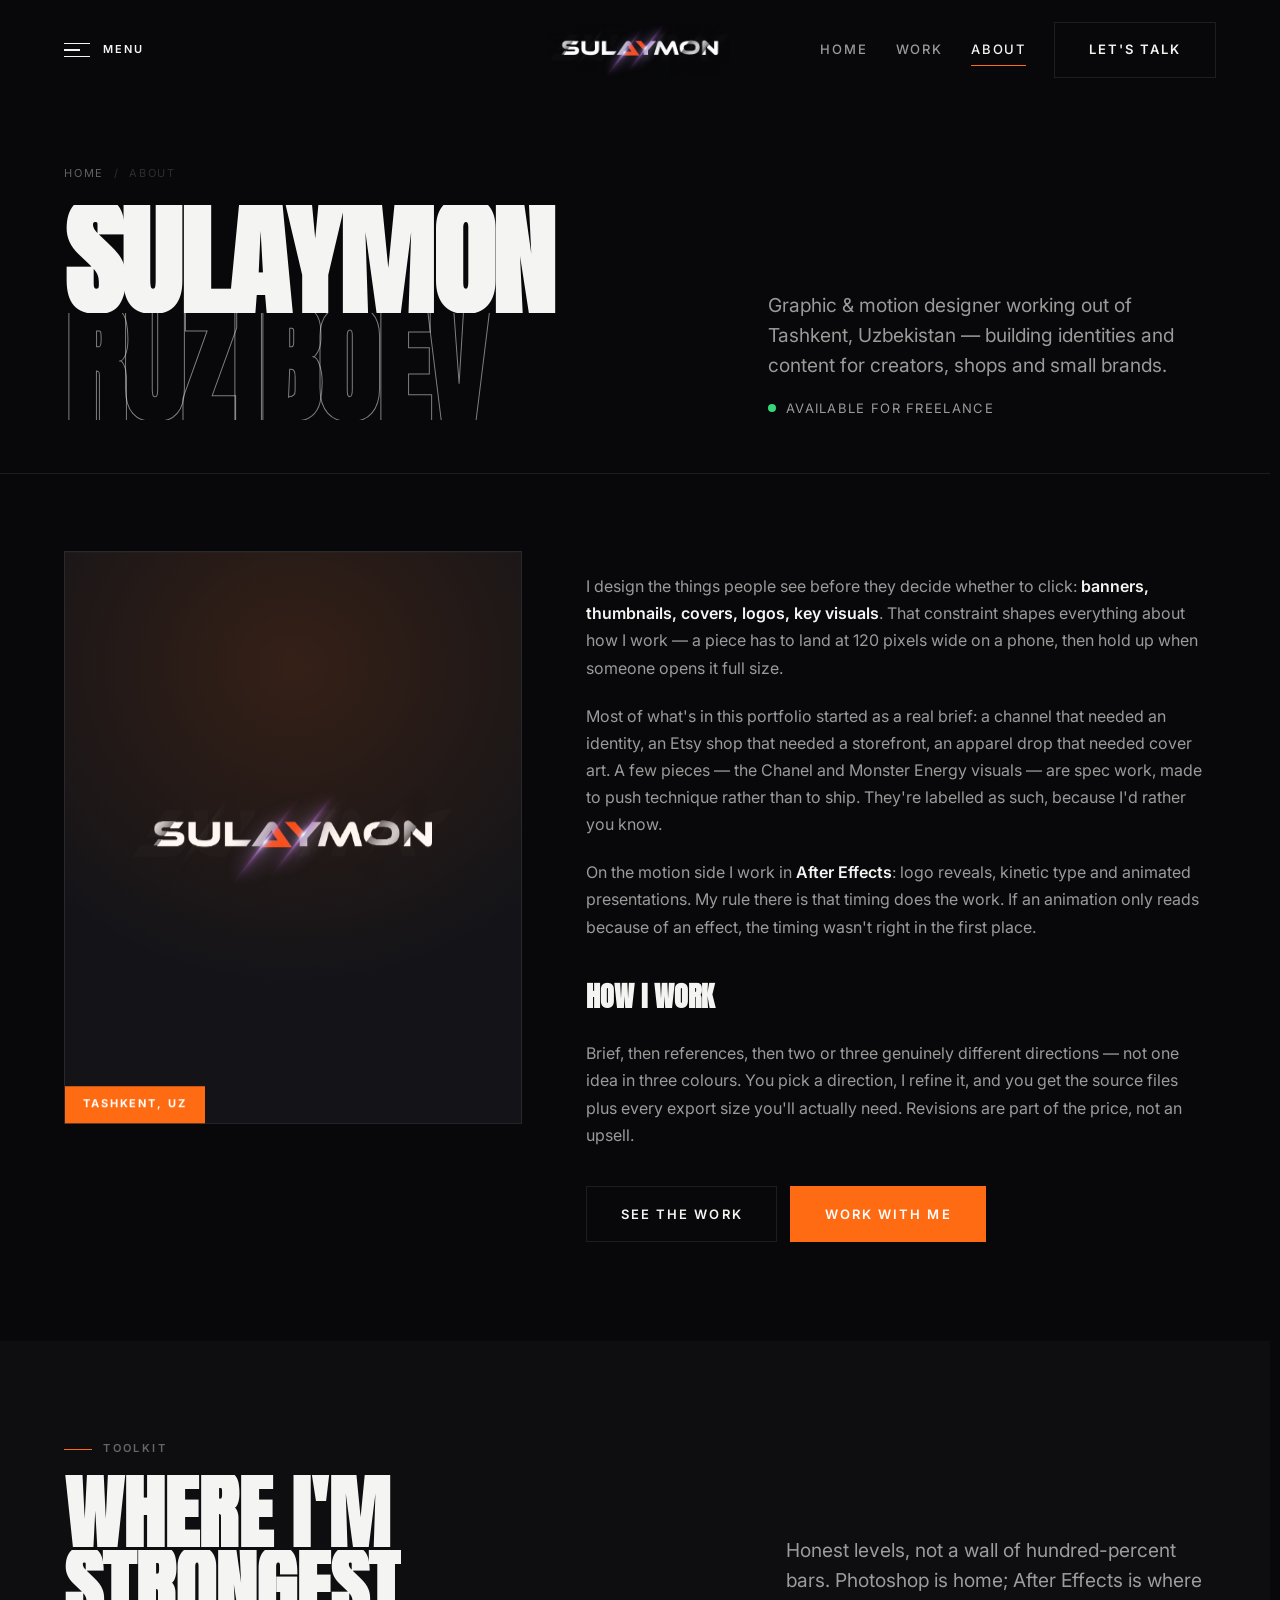
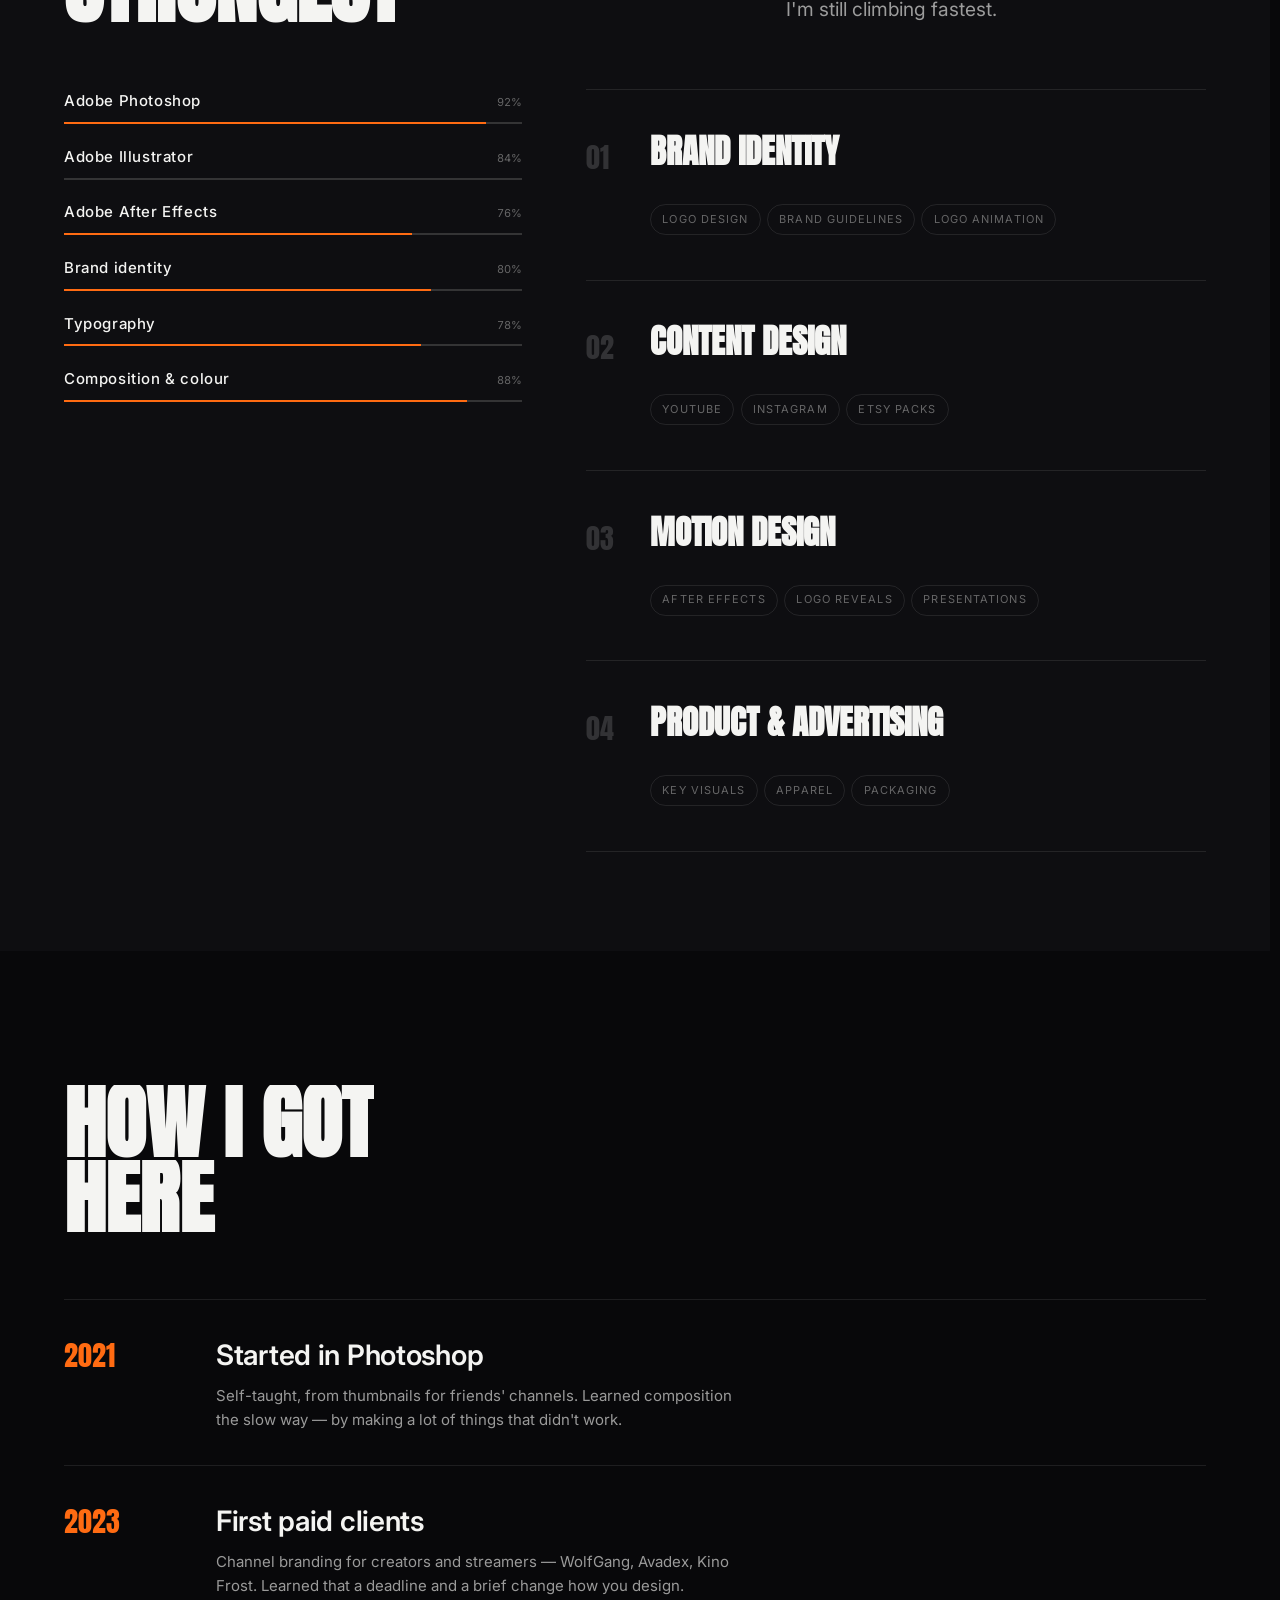
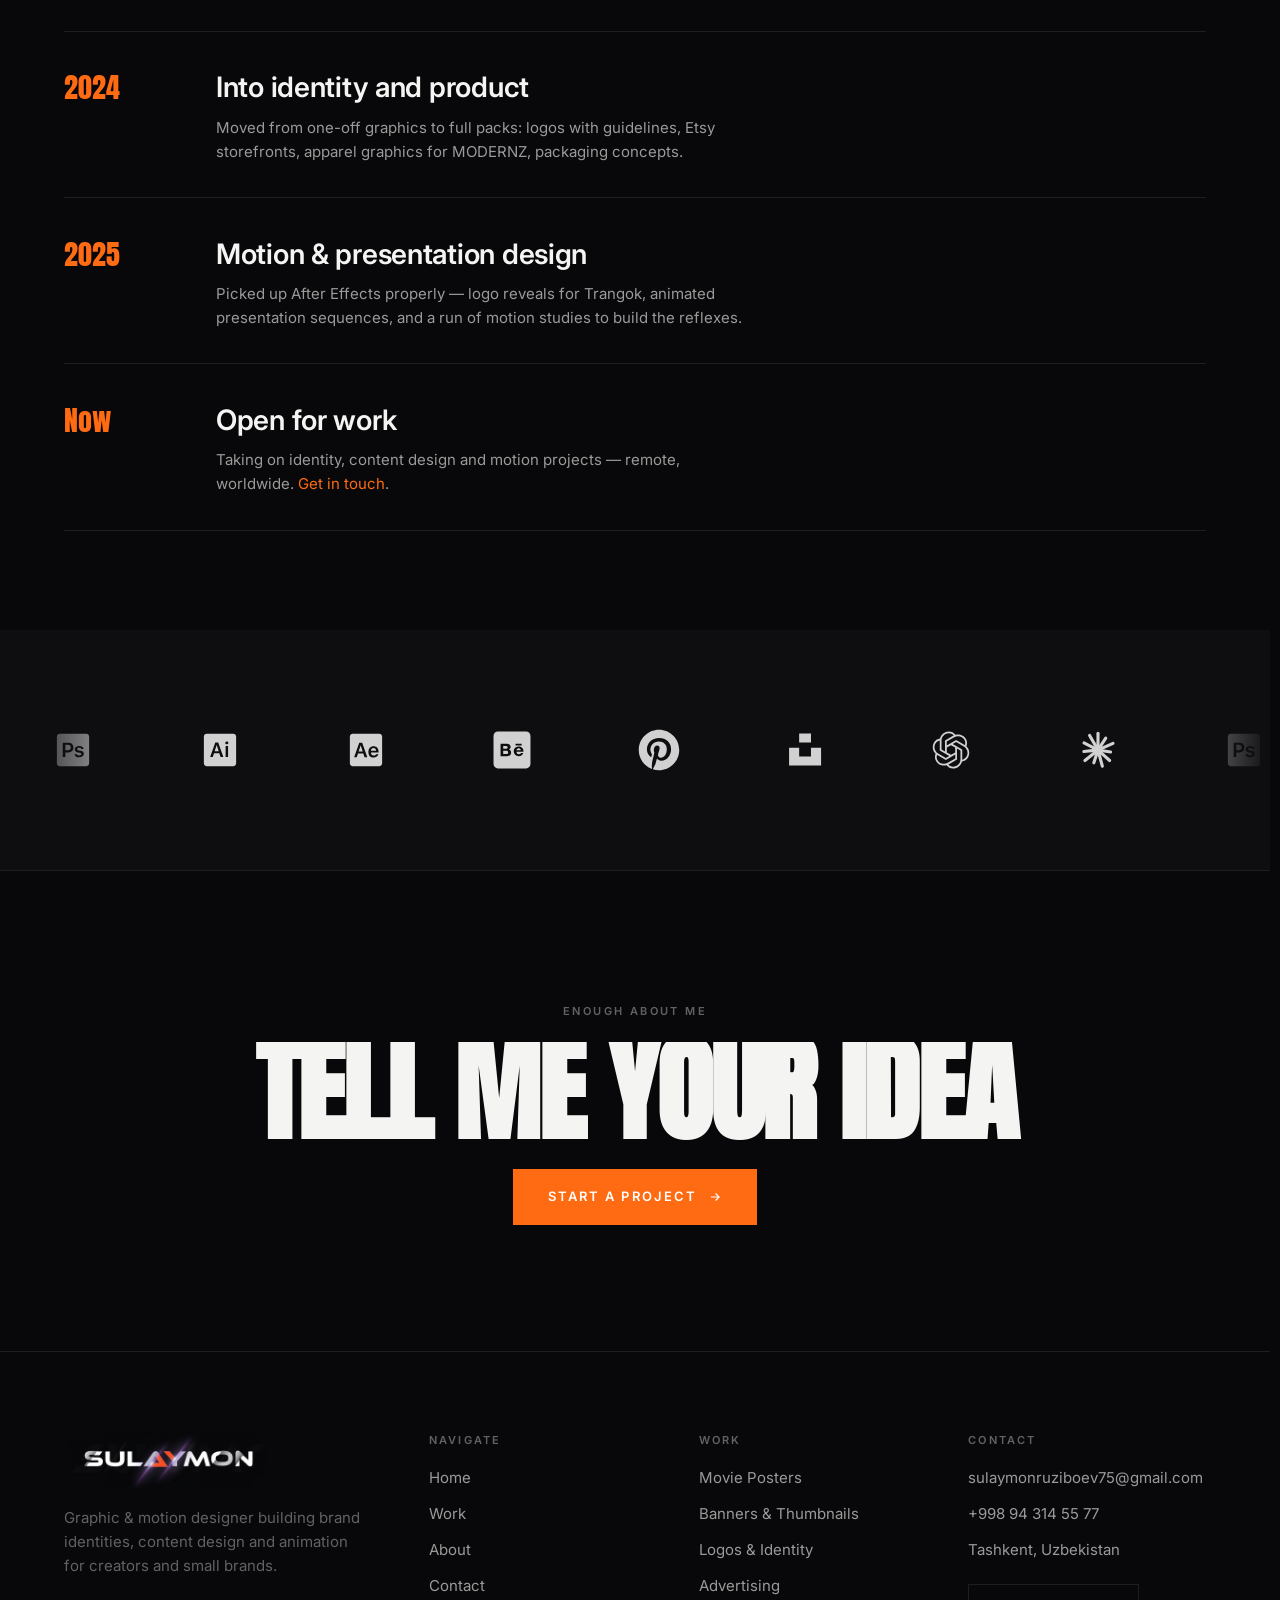
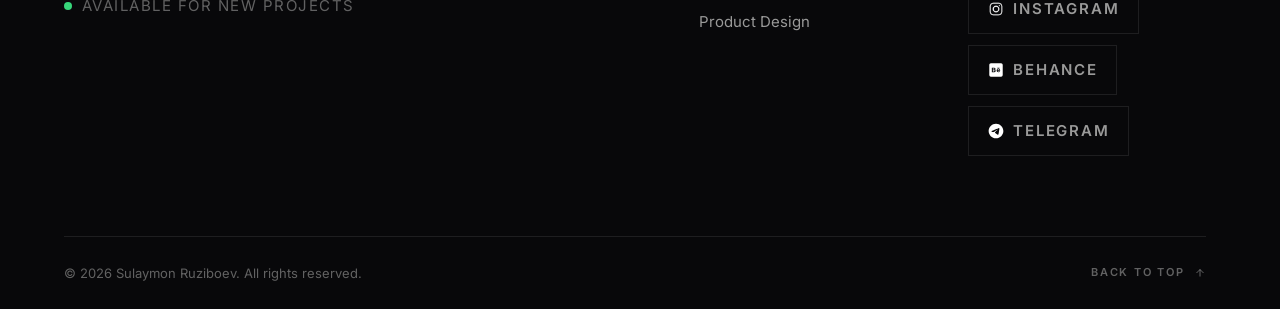
<file: about.html>
<!doctype html>
<html lang="en">
<head>
  <meta charset="utf-8">
  <meta name="viewport" content="width=device-width, initial-scale=1, viewport-fit=cover">
  <meta name="theme-color" content="#08080a">

  <title>About — Sulaymon Ruziboev</title>
  <meta name="description" content="Sulaymon Ruziboev is a graphic and motion designer based in Tashkent, Uzbekistan, working in brand identity, content design, advertising and After Effects animation.">

  <meta property="og:type" content="profile">
  <meta property="og:title" content="About — Sulaymon Ruziboev">
  <meta property="og:description" content="Graphic and motion designer in Tashkent, Uzbekistan.">
  <meta property="og:image" content="https://aeolian.netlify.app/Media/web/og-motion-reel.jpg">
  <meta name="twitter:card" content="summary_large_image">

  <link rel="icon" type="image/svg+xml" href="assets/favicon.svg">

  <link rel="preconnect" href="https://fonts.googleapis.com">
  <link rel="preconnect" href="https://fonts.gstatic.com" crossorigin>
  <link href="https://fonts.googleapis.com/css2?family=Anton&family=Inter:wght@300;400;500;600;700&display=swap" rel="stylesheet">
  <link rel="stylesheet" href="assets/css/main.css">
</head>

<body>
  <a class="skip-link" href="#main">Skip to content</a>

  <header data-header></header>
  <div data-menu></div>

  <main id="main">

    <section class="phero">
      <div class="wrap">
        <nav class="crumbs" aria-label="Breadcrumb">
          <a href="index.html">Home</a><span>/</span><span aria-current="page">About</span>
        </nav>
        <div class="phero__grid">
          <h1 class="phero__title lines">
            <span>Sulaymon</span>
            <span class="thin">Ruziboev</span>
          </h1>
          <div>
            <p class="lead" data-reveal style="--d:.1s">
              Graphic &amp; motion designer working out of Tashkent, Uzbekistan —
              building identities and content for creators, shops and small brands.
            </p>
            <p class="avail" style="margin-top:1.1rem" data-reveal style="--d:.2s">
              <i aria-hidden="true"></i>Available for freelance
            </p>
          </div>
        </div>
      </div>
    </section>

    <!-- ══════════════ BIO ══════════════ -->
    <section class="section wrap">
      <div class="about-grid">
        <div class="portrait" data-reveal="left" data-parallax="0.05">
          <img src="Media/web/logo/profile-1000.webp"
               alt="Sulaymon Ruziboev" width="600" height="750" loading="lazy" decoding="async">
          <span class="portrait__tag">Tashkent, UZ</span>
        </div>

        <div class="prose">
          <p data-reveal>
            I design the things people see before they decide whether to click:
            <strong>banners, thumbnails, covers, logos, key visuals</strong>. That
            constraint shapes everything about how I work — a piece has to land at
            120 pixels wide on a phone, then hold up when someone opens it full size.
          </p>
          <p data-reveal style="--d:.08s">
            Most of what's in this portfolio started as a real brief: a channel that
            needed an identity, an Etsy shop that needed a storefront, an apparel drop
            that needed cover art. A few pieces — the Chanel and Monster Energy
            visuals — are spec work, made to push technique rather than to ship.
            They're labelled as such, because I'd rather you know.
          </p>
          <p data-reveal style="--d:.16s">
            On the motion side I work in <strong>After Effects</strong>: logo reveals,
            kinetic type and animated presentations. My rule there is that timing does
            the work. If an animation only reads because of an effect, the timing
            wasn't right in the first place.
          </p>

          <h3 data-reveal style="--d:.2s">How I work</h3>
          <p data-reveal style="--d:.24s">
            Brief, then references, then two or three genuinely different directions —
            not one idea in three colours. You pick a direction, I refine it, and you
            get the source files plus every export size you'll actually need.
            Revisions are part of the price, not an upsell.
          </p>

          <div style="display:flex;gap:.8rem;flex-wrap:wrap;margin-top:1rem" data-reveal style="--d:.28s">
            <a href="work.html" class="btn" data-magnetic>See the work</a>
            <a href="contact.html" class="btn btn--solid" data-magnetic>Work with me</a>
          </div>
        </div>
      </div>
    </section>

    <!-- ══════════════ SKILLS ══════════════ -->
    <section class="section section--alt">
      <div class="wrap">
        <div class="shead">
          <div class="shead__l">
            <p class="eyebrow" data-reveal>Toolkit</p>
            <h2 class="shead__title lines" data-reveal="fade">
              <span>Where I'm</span>
              <span>strongest</span>
            </h2>
          </div>
          <div class="shead__r">
            <p class="lead" data-reveal style="--d:.1s">
              Honest levels, not a wall of hundred-percent bars. Photoshop is home;
              After Effects is where I'm still climbing fastest.
            </p>
          </div>
        </div>

        <div class="about-grid">
          <div class="skills" data-skills></div>
          <div class="services services--compact" data-services></div>
        </div>
      </div>
    </section>

    <!-- ══════════════ TIMELINE ══════════════ -->
    <section class="section wrap">
      <div class="shead">
        <div class="shead__l">
          <p class="eyebrow" data-reveal>Path</p>
          <h2 class="shead__title lines" data-reveal="fade">
            <span>How I got</span>
            <span>here</span>
          </h2>
        </div>
      </div>

      <div class="timeline">
        <article class="tl" data-reveal>
          <span class="tl__year">2021</span>
          <div>
            <h3 class="tl__title">Started in Photoshop</h3>
            <p class="tl__body">
              Self-taught, from thumbnails for friends' channels. Learned composition
              the slow way — by making a lot of things that didn't work.
            </p>
          </div>
        </article>
        <article class="tl" data-reveal style="--d:.06s">
          <span class="tl__year">2023</span>
          <div>
            <h3 class="tl__title">First paid clients</h3>
            <p class="tl__body">
              Channel branding for creators and streamers — WolfGang, Avadex, Kino
              Frost. Learned that a deadline and a brief change how you design.
            </p>
          </div>
        </article>
        <article class="tl" data-reveal style="--d:.12s">
          <span class="tl__year">2024</span>
          <div>
            <h3 class="tl__title">Into identity and product</h3>
            <p class="tl__body">
              Moved from one-off graphics to full packs: logos with guidelines, Etsy
              storefronts, apparel graphics for MODERNZ, packaging concepts.
            </p>
          </div>
        </article>
        <article class="tl" data-reveal style="--d:.18s">
          <span class="tl__year">2025</span>
          <div>
            <h3 class="tl__title">Motion &amp; presentation design</h3>
            <p class="tl__body">
              Picked up After Effects properly — logo reveals for Trangok, animated
              presentation sequences, and a run of motion studies to build the reflexes.
            </p>
          </div>
        </article>
        <article class="tl" data-reveal style="--d:.24s">
          <span class="tl__year">Now</span>
          <div>
            <h3 class="tl__title">Open for work</h3>
            <p class="tl__body">
              Taking on identity, content design and motion projects — remote,
              worldwide. <a href="contact.html" class="accent">Get in touch</a>.
            </p>
          </div>
        </article>
      </div>
    </section>

    <!-- ══════════════ TOOLS ══════════════ -->
    <section class="section section--tight section--alt">
      <div class="tools-strip" data-tools aria-hidden="true"></div>
    </section>

    <section class="cta">
      <div class="wrap">
        <p class="eyebrow eyebrow--plain" data-reveal>Enough about me</p>
        <h2 class="cta__title lines" data-reveal="fade">
          <span><a href="contact.html">Tell me your idea</a></span>
        </h2>
        <a href="contact.html" class="btn btn--solid" data-magnetic data-reveal style="--d:.15s">
          Start a project
          <svg viewBox="0 0 24 24" fill="none" stroke="currentColor" stroke-width="2" aria-hidden="true"><path d="M5 12h14M13 6l6 6-6 6"/></svg>
        </a>
      </div>
    </section>

  </main>

  <footer data-footer></footer>

  <script>
    window.RS = window.RS || {};
    RS.page = function (ctx) {
      const { $, esc, observeReveals } = ctx;

      const SKILLS = [
        { name: "Adobe Photoshop",     pct: 92 },
        { name: "Adobe Illustrator",   pct: 84 },
        { name: "Adobe After Effects", pct: 76 },
        { name: "Brand identity",      pct: 80 },
        { name: "Typography",          pct: 78 },
        { name: "Composition & colour",pct: 88 },
      ];

      const skills = $("[data-skills]");
      if (skills) {
        skills.innerHTML = SKILLS.map((s) => `
          <div class="skill" style="--rest:${100 - s.pct}%">
            <div class="skill__row">
              <span class="skill__name">${esc(s.name)}</span>
              <span class="skill__pct">${s.pct}%</span>
            </div>
            <div class="skill__bar"><i></i></div>
          </div>`).join("");
        observeReveals(skills);
      }

      const services = $("[data-services]");
      if (services) {
        services.innerHTML = RS.services.map((s, i) => `
          <article class="service" data-reveal style="--d:${i * 0.06}s">
            <span class="service__n">${esc(s.n)}</span>
            <h3 class="service__title">${esc(s.title)}</h3>
            <div class="service__tags">
              ${s.tags.map((t) => `<span class="tag">${esc(t)}</span>`).join("")}
            </div>
          </article>`).join("");
        observeReveals(services);
      }
    };
  </script>

  <script defer src="assets/js/data.js"></script>
  <script defer src="assets/js/main.js"></script>
</body>
</html>
</file>
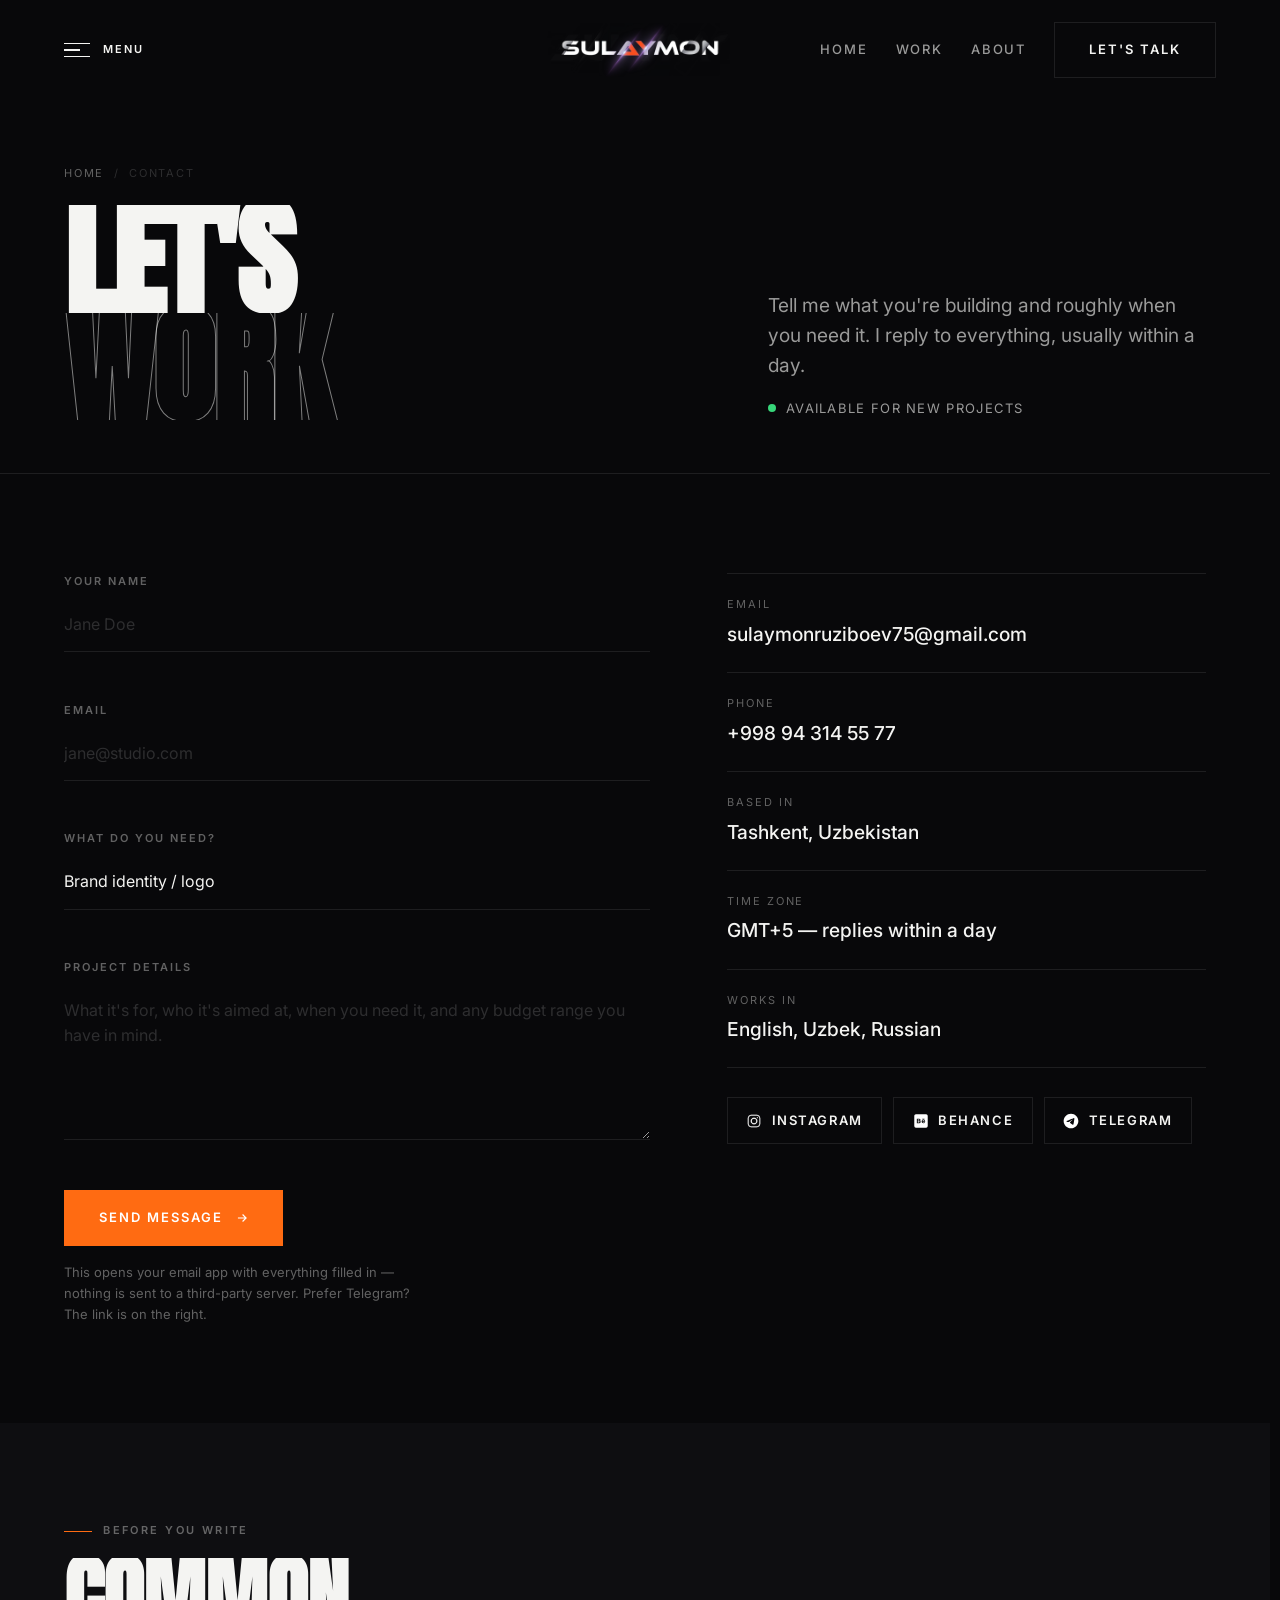
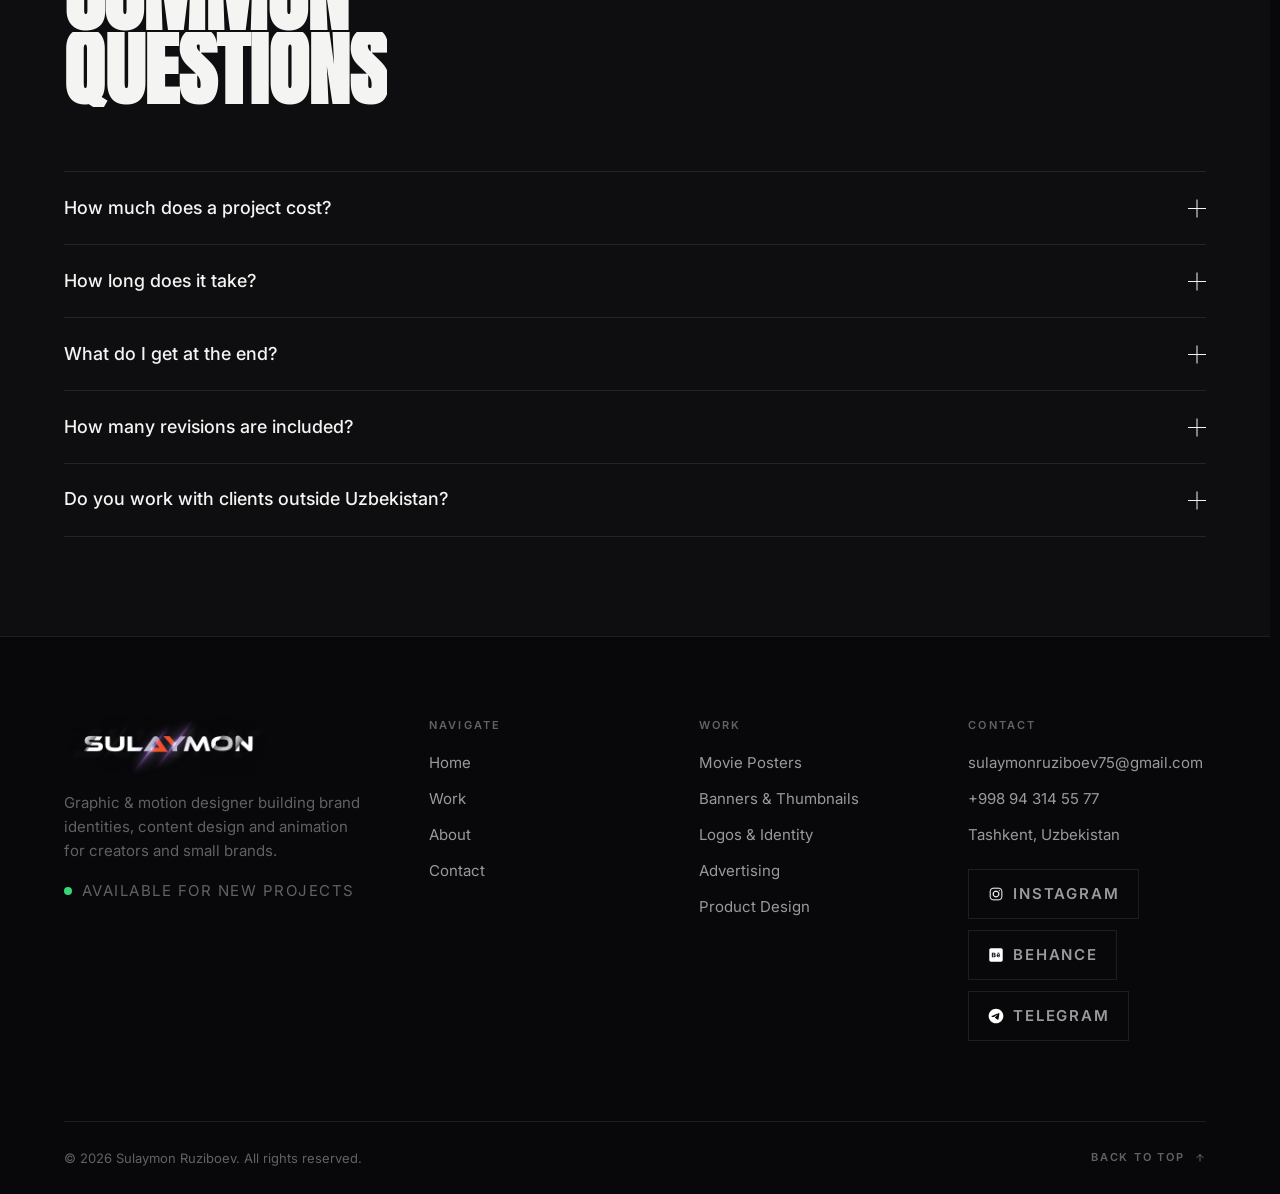
<file: contact.html>
<!doctype html>
<html lang="en">
<head>
  <meta charset="utf-8">
  <meta name="viewport" content="width=device-width, initial-scale=1, viewport-fit=cover">
  <meta name="theme-color" content="#08080a">

  <title>Contact — Sulaymon Ruziboev</title>
  <meta name="description" content="Start a project with Sulaymon Ruziboev — brand identity, channel design, advertising key visuals and After Effects motion. Based in Tashkent, Uzbekistan, working worldwide.">

  <meta property="og:type" content="website">
  <meta property="og:title" content="Contact — Sulaymon Ruziboev">
  <meta property="og:description" content="Available for freelance, collaborations and new opportunities.">
  <meta property="og:image" content="https://aeolian.netlify.app/Media/web/og-motion-reel.jpg">
  <meta name="twitter:card" content="summary_large_image">

  <link rel="icon" type="image/svg+xml" href="assets/favicon.svg">

  <link rel="preconnect" href="https://fonts.googleapis.com">
  <link rel="preconnect" href="https://fonts.gstatic.com" crossorigin>
  <link href="https://fonts.googleapis.com/css2?family=Anton&family=Inter:wght@300;400;500;600;700&display=swap" rel="stylesheet">
  <link rel="stylesheet" href="assets/css/main.css">
</head>

<body>
  <a class="skip-link" href="#main">Skip to content</a>

  <header data-header></header>
  <div data-menu></div>

  <main id="main">

    <section class="phero">
      <div class="wrap">
        <nav class="crumbs" aria-label="Breadcrumb">
          <a href="index.html">Home</a><span>/</span><span aria-current="page">Contact</span>
        </nav>
        <div class="phero__grid">
          <h1 class="phero__title lines">
            <span>Let's</span>
            <span class="thin">Work</span>
          </h1>
          <div>
            <p class="lead" data-reveal style="--d:.1s">
              Tell me what you're building and roughly when you need it. I reply to
              everything, usually within a day.
            </p>
            <p class="avail" style="margin-top:1.1rem" data-reveal style="--d:.2s">
              <i aria-hidden="true"></i>Available for new projects
            </p>
          </div>
        </div>
      </div>
    </section>

    <section class="section wrap">
      <div class="contact-grid">

        <!-- ══════════════ FORM ══════════════ -->
        <form data-contact-form novalidate data-reveal>
          <div class="field">
            <label for="f-name">Your name</label>
            <input id="f-name" name="name" type="text" autocomplete="name" placeholder="Jane Doe" required>
            <span class="err" role="alert"></span>
          </div>

          <div class="field">
            <label for="f-email">Email</label>
            <input id="f-email" name="email" type="email" autocomplete="email" placeholder="jane@studio.com" required>
            <span class="err" role="alert"></span>
          </div>

          <div class="field">
            <label for="f-subject">What do you need?</label>
            <select id="f-subject" name="subject">
              <option>Brand identity / logo</option>
              <option>Channel design (banner, thumbnails)</option>
              <option>Advertising key visual</option>
              <option>Product / apparel graphics</option>
              <option>Motion &amp; animation</option>
              <option>Something else</option>
            </select>
            <span class="err" role="alert"></span>
          </div>

          <div class="field">
            <label for="f-message">Project details</label>
            <textarea id="f-message" name="message" rows="5"
                      placeholder="What it's for, who it's aimed at, when you need it, and any budget range you have in mind."
                      required></textarea>
            <span class="err" role="alert"></span>
          </div>

          <button type="submit" class="btn btn--solid" data-magnetic>
            Send message
            <svg viewBox="0 0 24 24" fill="none" stroke="currentColor" stroke-width="2" aria-hidden="true"><path d="M5 12h14M13 6l6 6-6 6"/></svg>
          </button>

          <p class="form-note">
            This opens your email app with everything filled in — nothing is sent to a
            third-party server. Prefer Telegram? The link is on the right.
          </p>
          <p class="form-status" data-form-status role="status"></p>
        </form>

        <!-- ══════════════ DETAILS ══════════════ -->
        <div data-reveal style="--d:.1s">
          <div class="info-list" data-contact-info></div>
          <div class="social-row" data-contact-socials></div>
        </div>
      </div>
    </section>

    <!-- ══════════════ FAQ ══════════════ -->
    <section class="section section--alt">
      <div class="wrap">
        <div class="shead">
          <div class="shead__l">
            <p class="eyebrow" data-reveal>Before you write</p>
            <h2 class="shead__title lines" data-reveal="fade">
              <span>Common</span>
              <span>questions</span>
            </h2>
          </div>
        </div>

        <div class="faq">
          <div class="faq__item" data-reveal>
            <button class="faq__q" type="button">How much does a project cost?<i aria-hidden="true"></i></button>
            <div class="faq__a"><div><p>
              It depends on scope, so I quote per project rather than per hour. A single
              thumbnail or banner is small; a full identity with guidelines and animation
              is not. Tell me what you need and I'll send a flat price before we start —
              no surprises mid-project.
            </p></div></div>
          </div>

          <div class="faq__item" data-reveal style="--d:.05s">
            <button class="faq__q" type="button">How long does it take?<i aria-hidden="true"></i></button>
            <div class="faq__a"><div><p>
              A banner or thumbnail set: two to three days. A logo with directions and
              revisions: one to two weeks. Motion work and full brand packs: two to four
              weeks. Rush work is possible — say so up front.
            </p></div></div>
          </div>

          <div class="faq__item" data-reveal style="--d:.1s">
            <button class="faq__q" type="button">What do I get at the end?<i aria-hidden="true"></i></button>
            <div class="faq__a"><div><p>
              Every export size you need for the platforms you named, plus the layered
              source files (PSD / AI / AEP). For identity work you also get a short
              guideline sheet covering colour, type, spacing and reversed versions.
            </p></div></div>
          </div>

          <div class="faq__item" data-reveal style="--d:.15s">
            <button class="faq__q" type="button">How many revisions are included?<i aria-hidden="true"></i></button>
            <div class="faq__a"><div><p>
              Enough to get it right. In practice that's two or three rounds on the
              chosen direction. Revisions are in the price — changing the brief halfway
              through is what changes the price.
            </p></div></div>
          </div>

          <div class="faq__item" data-reveal style="--d:.2s">
            <button class="faq__q" type="button">Do you work with clients outside Uzbekistan?<i aria-hidden="true"></i></button>
            <div class="faq__a"><div><p>
              Yes — most of my work is remote. I'm on GMT+5, and I'm comfortable working
              in English. Telegram is usually the fastest way to reach me.
            </p></div></div>
          </div>
        </div>
      </div>
    </section>

  </main>

  <footer data-footer></footer>

  <script>
    window.RS = window.RS || {};
    RS.page = function (ctx) {
      const { $, esc, url } = ctx;
      const c = RS.contact;

      const info = $("[data-contact-info]");
      if (info) {
        info.innerHTML = [
          { k: "Email",     v: `<a href="mailto:${esc(c.email)}">${esc(c.email)}</a>` },
          { k: "Phone",     v: `<a href="tel:${esc(c.phoneHref)}">${esc(c.phone)}</a>` },
          { k: "Based in",  v: esc(c.location) },
          { k: "Time zone", v: "GMT+5 &mdash; replies within a day" },
          { k: "Works in",  v: "English, Uzbek, Russian" },
        ].map((r) => `
          <div class="info">
            <span class="info__k">${r.k}</span>
            <span class="info__v">${r.v}</span>
          </div>`).join("");
      }

      const socials = $("[data-contact-socials]");
      if (socials) {
        socials.innerHTML = c.socials.map((s) => `
          <a class="social" href="${esc(s.href)}" target="_blank" rel="noopener">
            <img src="${url(s.icon)}" alt="" aria-hidden="true" width="16" height="16" loading="lazy" decoding="async">
            ${esc(s.name)}
          </a>`).join("");
      }
    };
  </script>

  <script defer src="assets/js/data.js"></script>
  <script defer src="assets/js/main.js"></script>
</body>
</html>
</file>
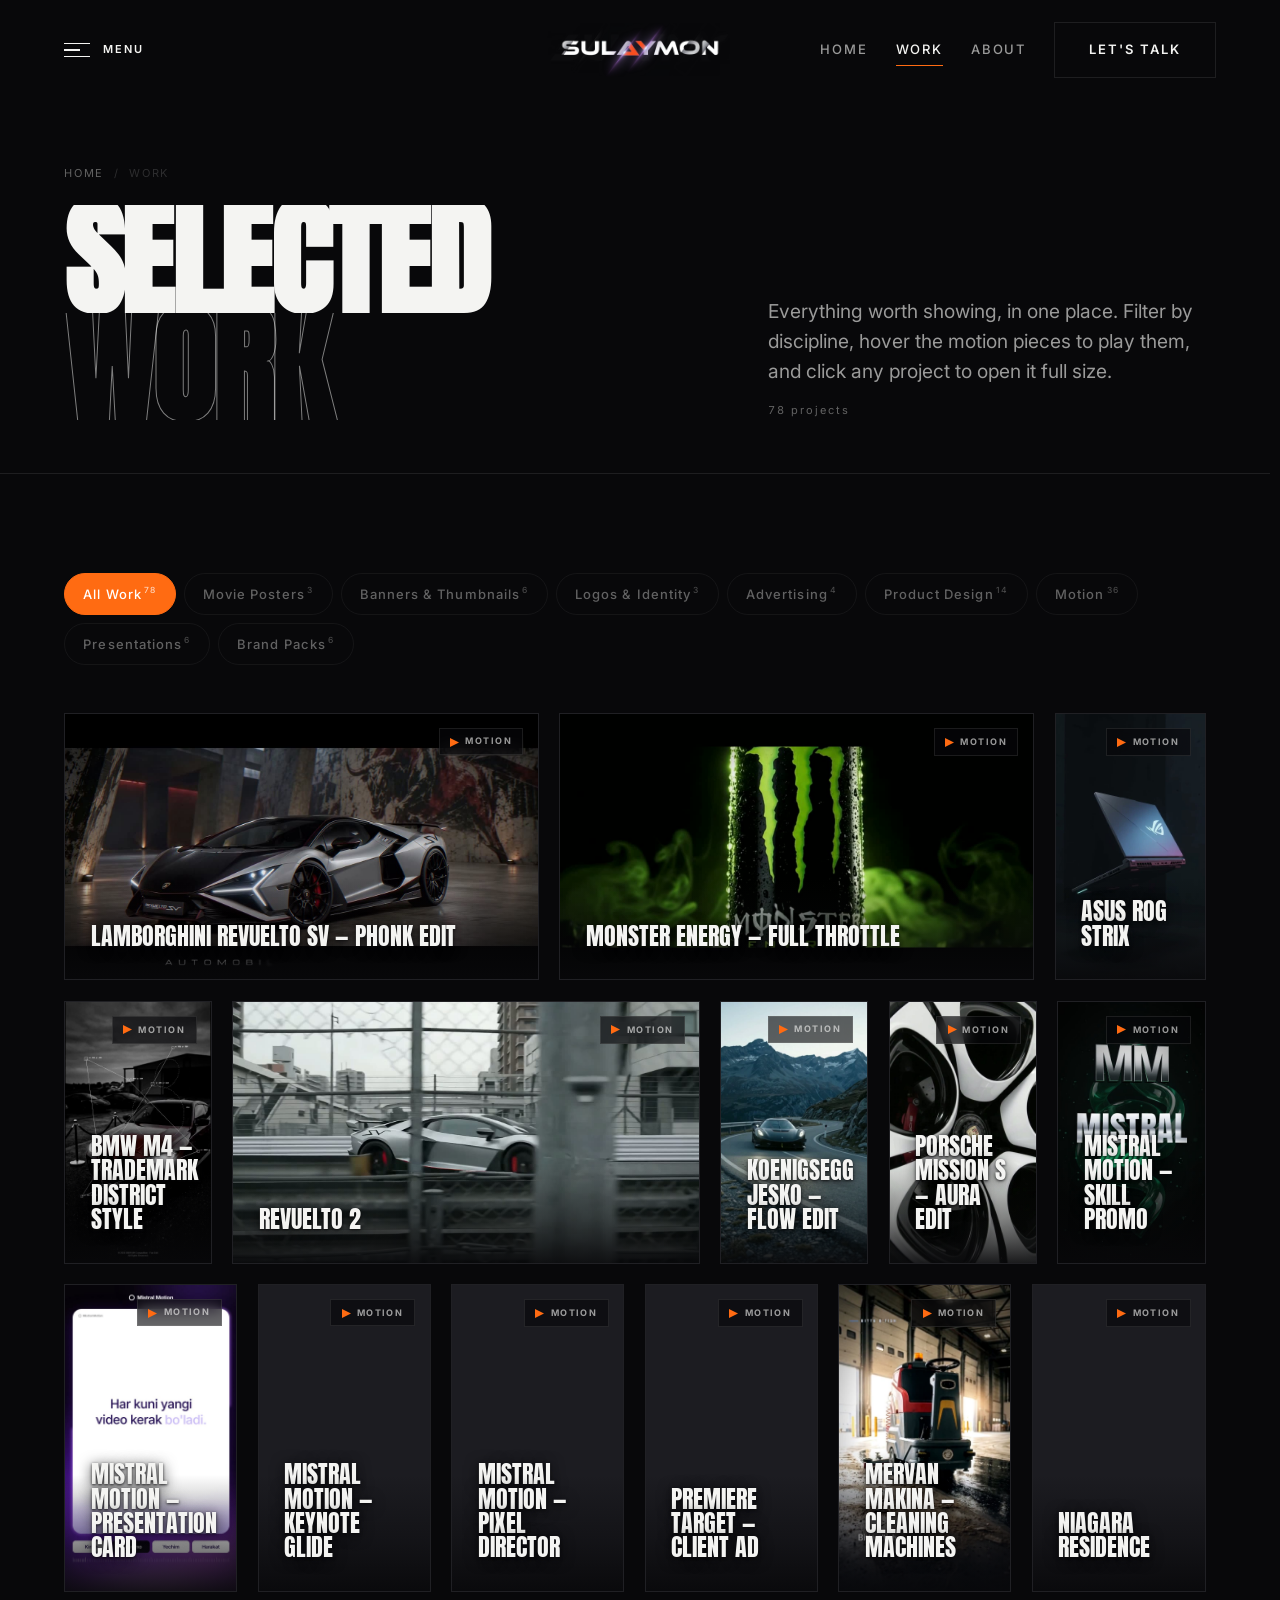
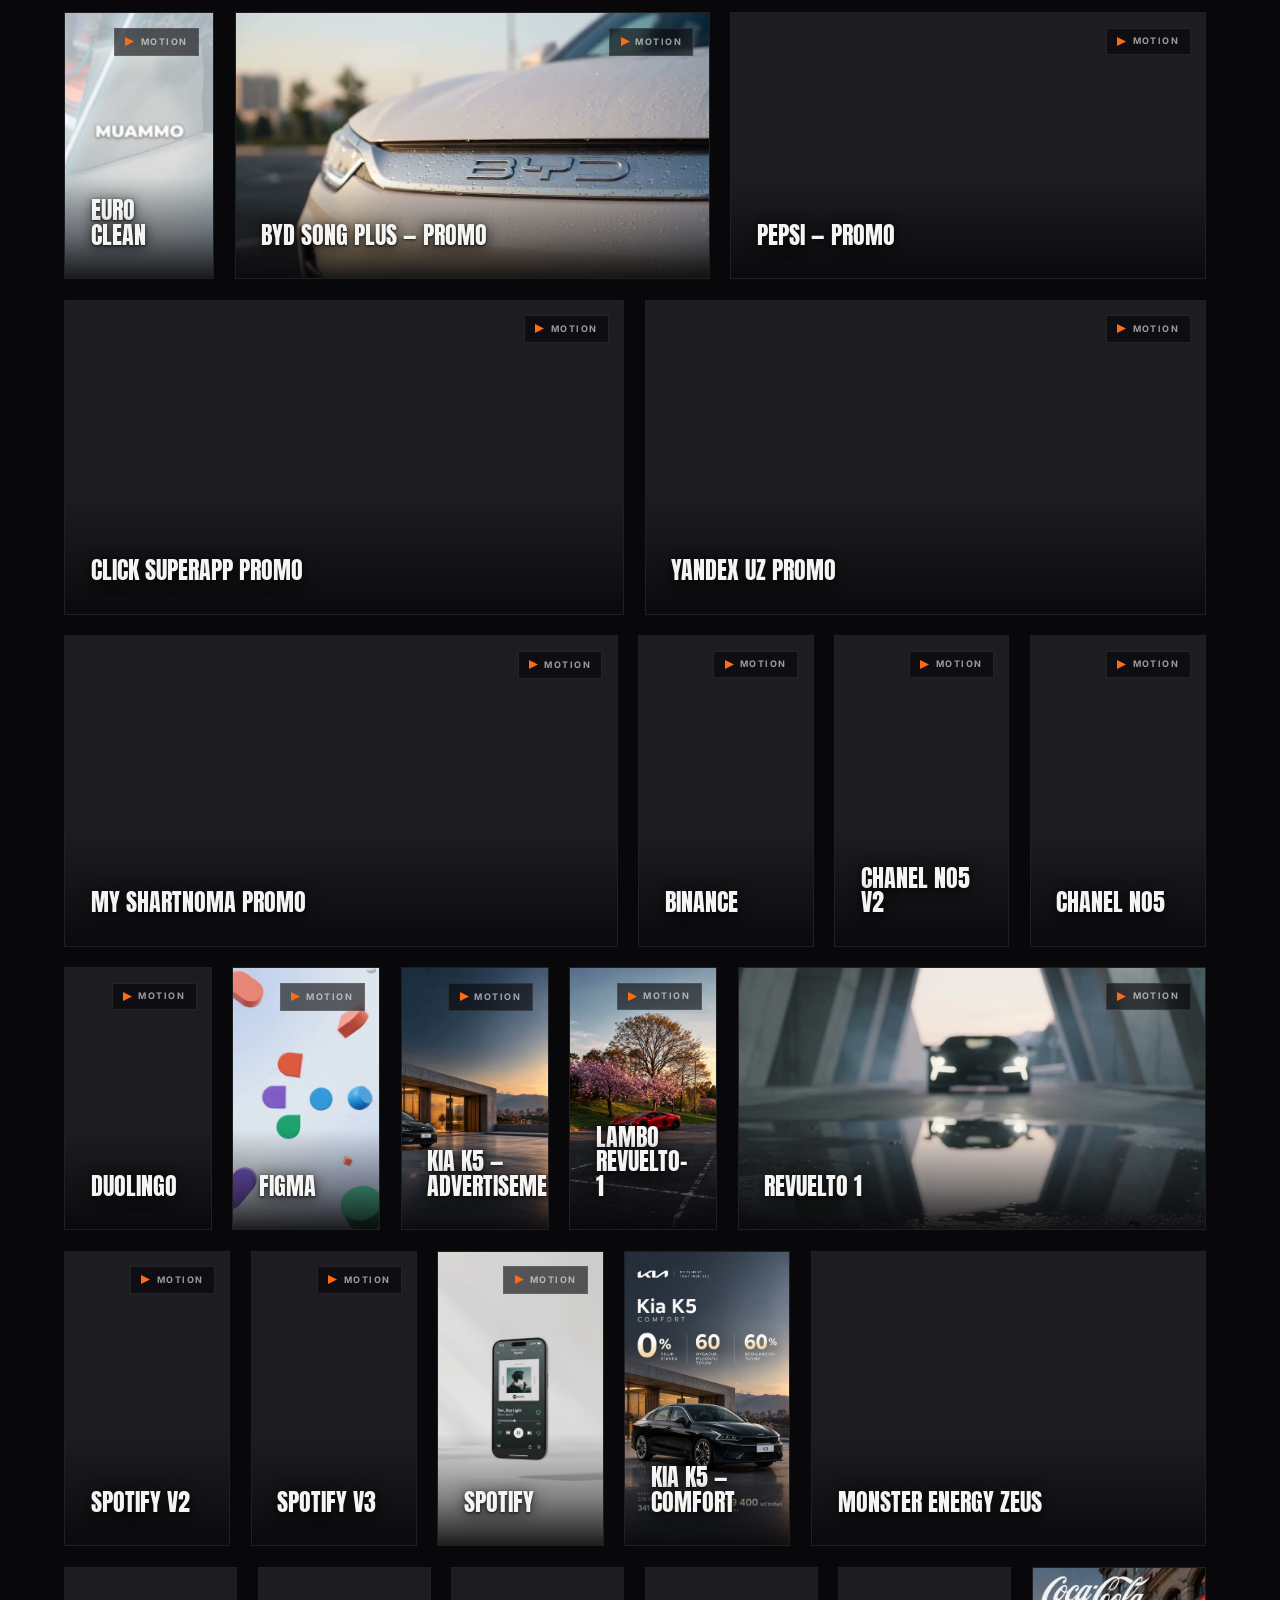
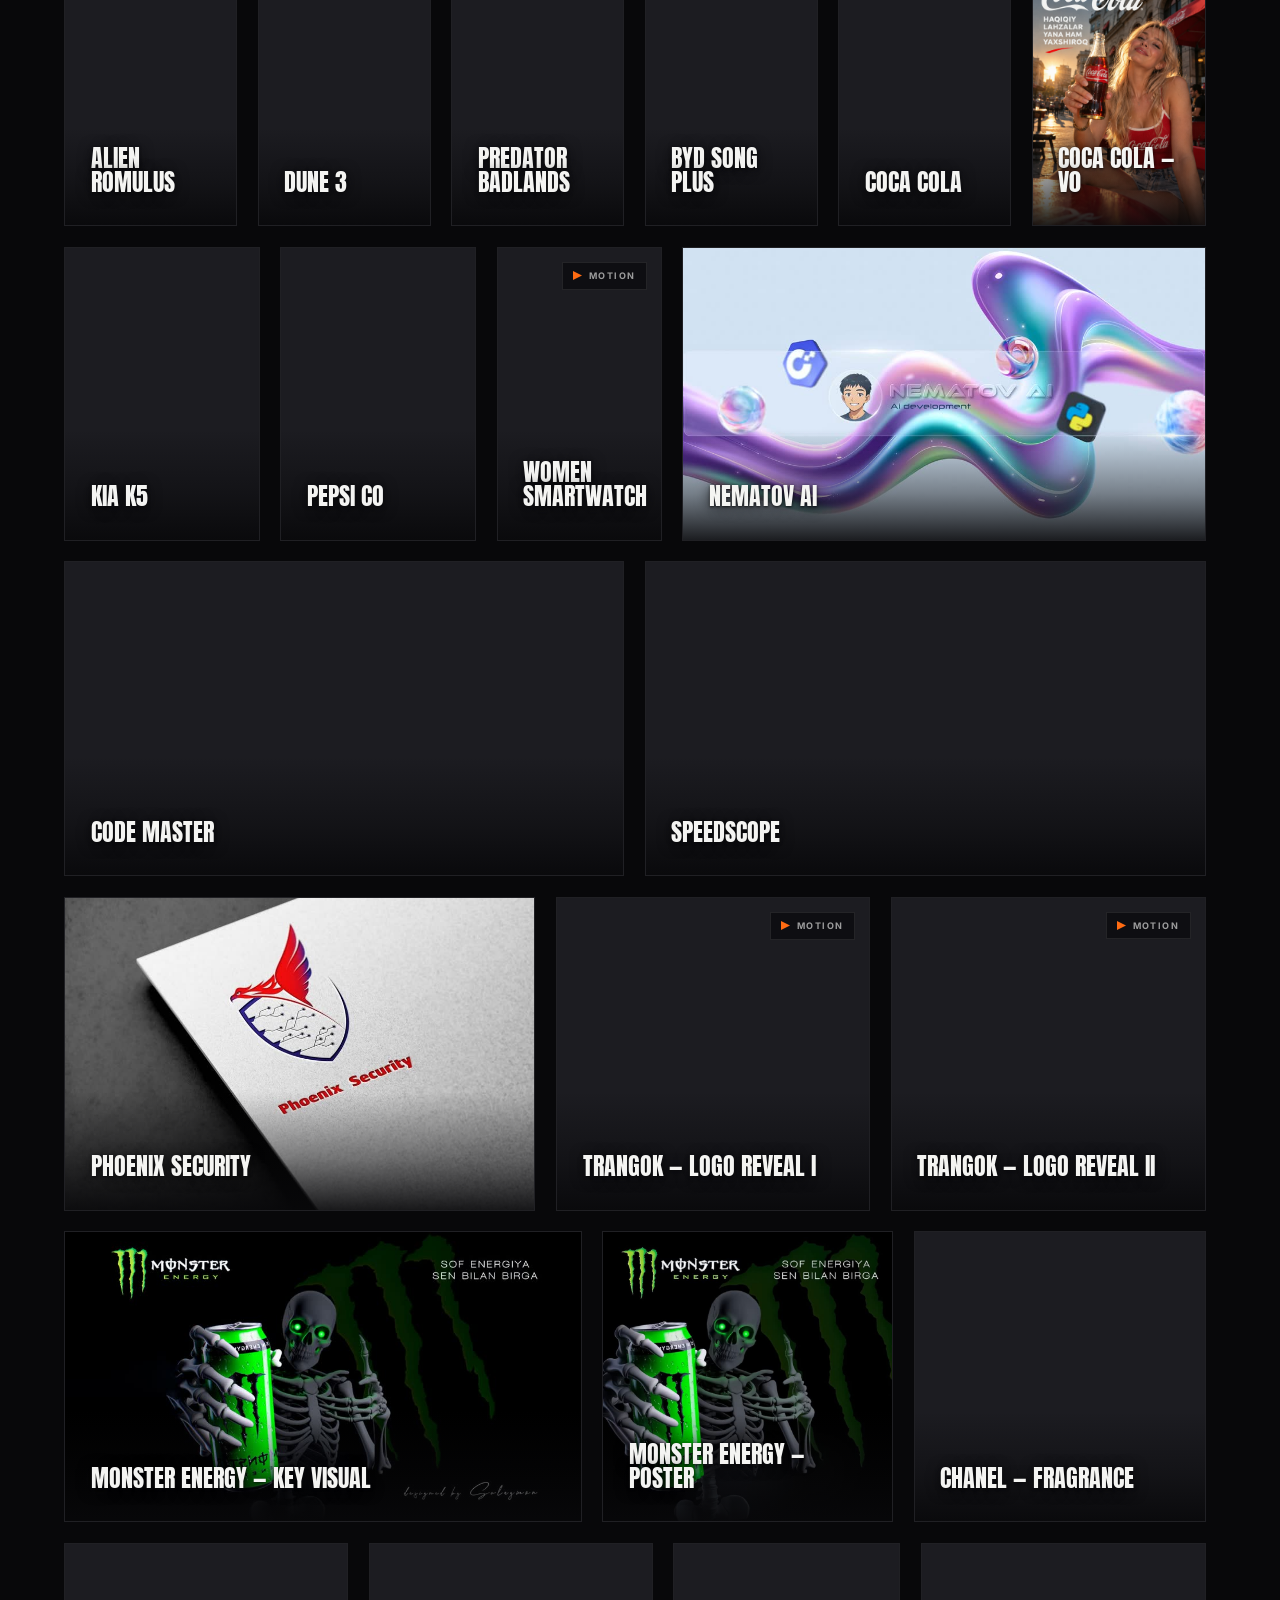
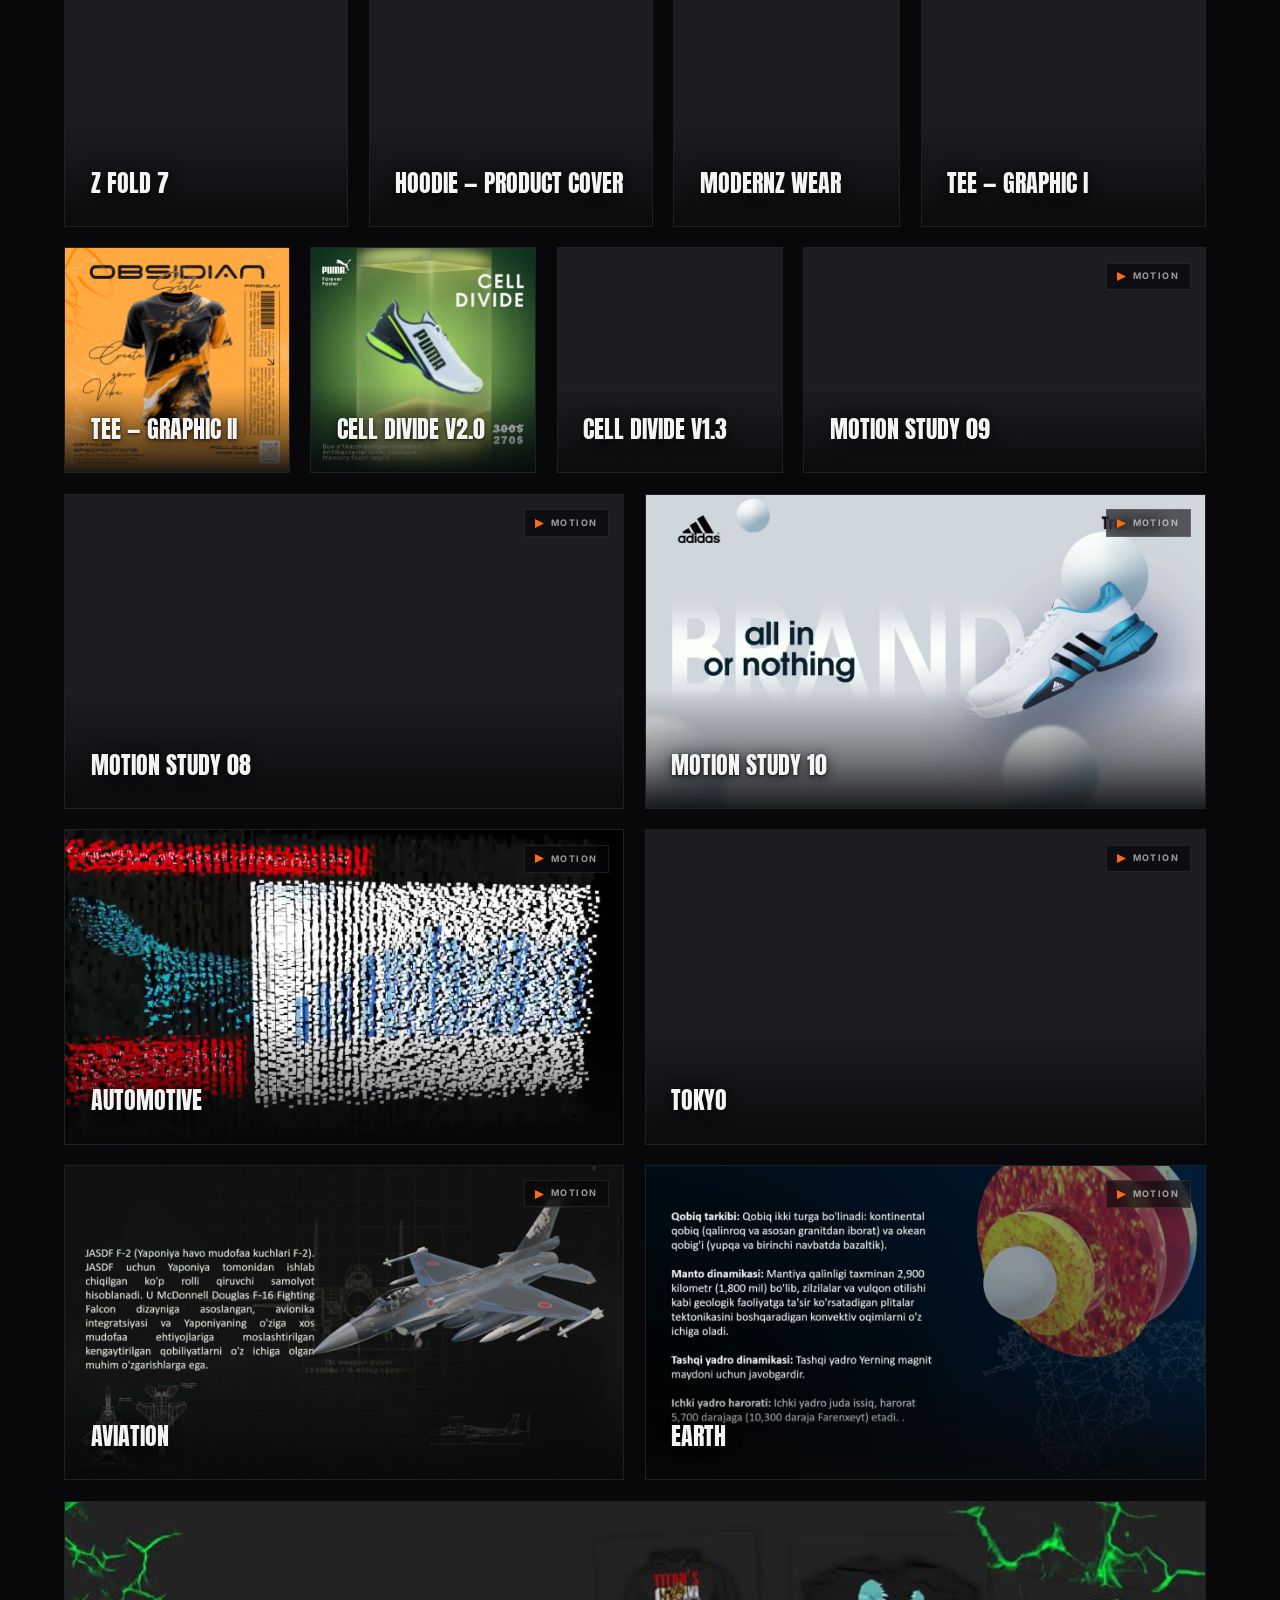
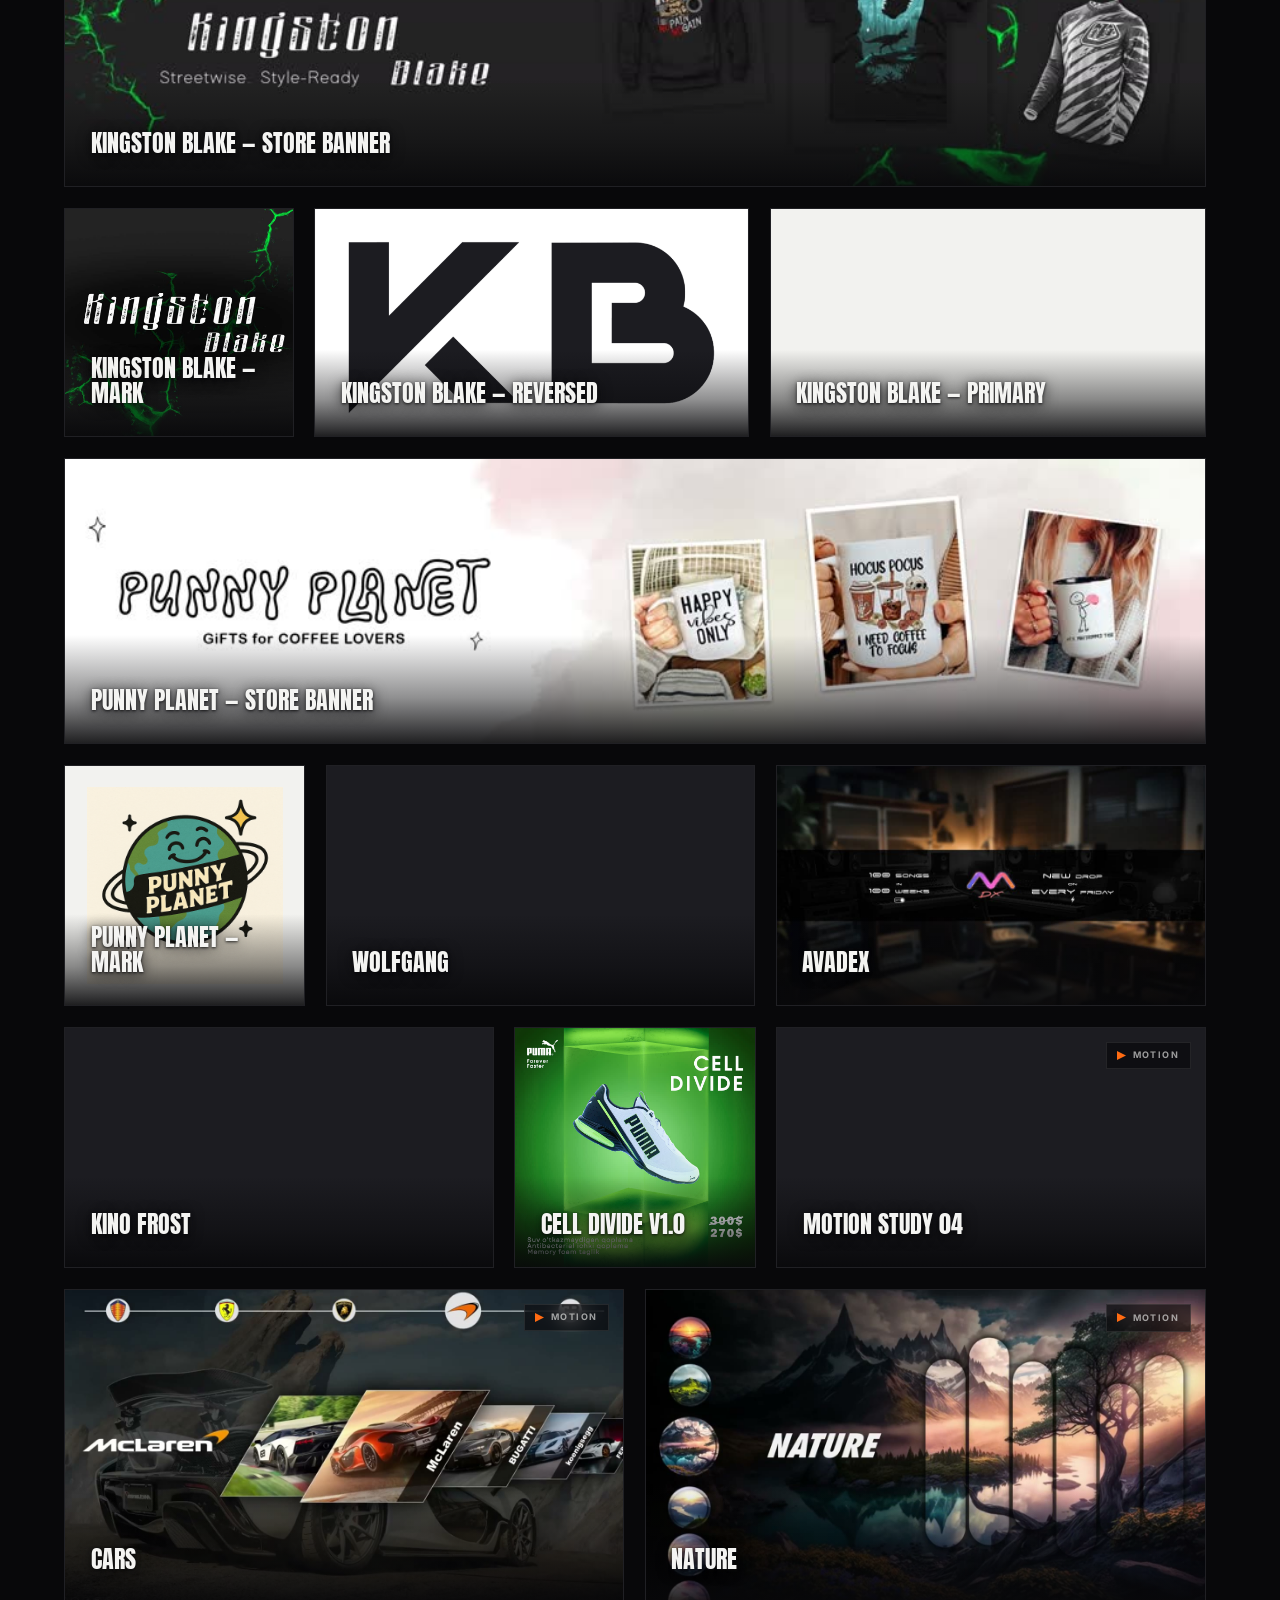
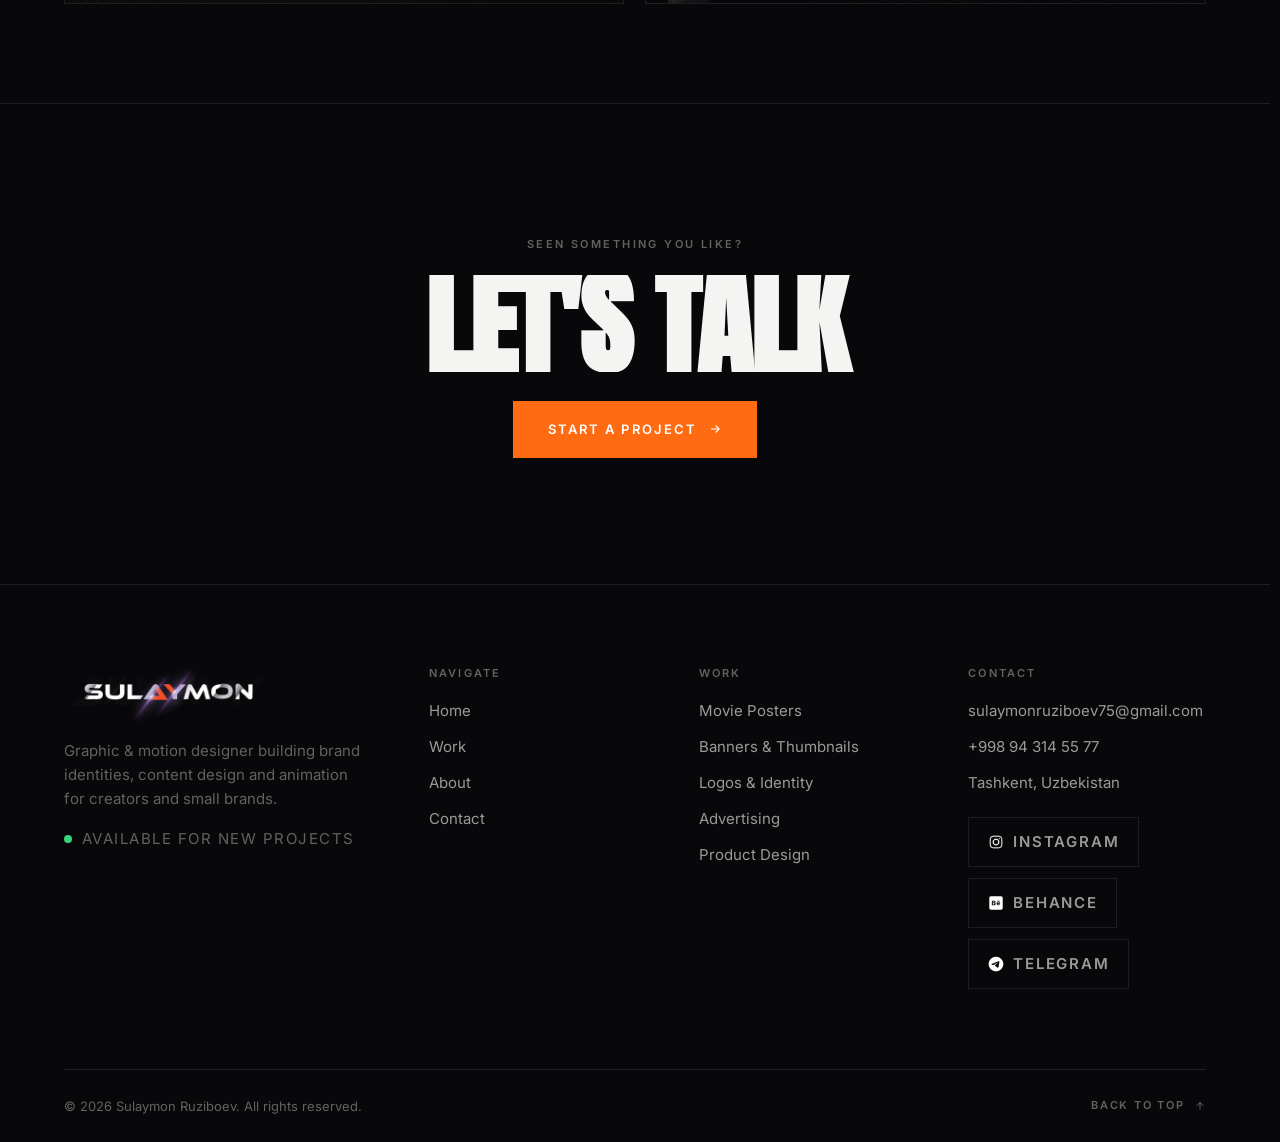
<file: work.html>
<!doctype html>
<html lang="en">
<head>
  <meta charset="utf-8">
  <meta name="viewport" content="width=device-width, initial-scale=1, viewport-fit=cover">
  <meta name="theme-color" content="#08080a">

  <title>Work — Sulaymon Ruziboev</title>
  <meta name="description" content="Full portfolio: brand identity, YouTube and Instagram channel design, advertising key visuals, product and apparel graphics, After Effects motion and animated presentations.">

  <meta property="og:type" content="website">
  <meta property="og:title" content="Work — Sulaymon Ruziboev">
  <meta property="og:description" content="Explore identity, content design, advertising, product, motion and movie posters — newest work first.">
  <meta property="og:image" content="https://aeolian.netlify.app/Media/web/og-motion-reel.jpg">
  <meta name="twitter:card" content="summary_large_image">

  <link rel="icon" type="image/svg+xml" href="assets/favicon.svg">

  <link rel="preconnect" href="https://fonts.googleapis.com">
  <link rel="preconnect" href="https://fonts.gstatic.com" crossorigin>
  <link href="https://fonts.googleapis.com/css2?family=Anton&family=Inter:wght@300;400;500;600;700&display=swap" rel="stylesheet">
  <link rel="stylesheet" href="assets/css/main.css">
</head>

<body>
  <a class="skip-link" href="#main">Skip to content</a>

  <header data-header></header>
  <div data-menu></div>

  <main id="main">

    <section class="phero">
      <div class="wrap">
        <nav class="crumbs" aria-label="Breadcrumb">
          <a href="index.html">Home</a><span>/</span><span aria-current="page">Work</span>
        </nav>
        <div class="phero__grid">
          <h1 class="phero__title lines">
            <span>Selected</span>
            <span class="thin">Work</span>
          </h1>
          <div>
            <p class="lead" data-reveal style="--d:.1s">
              Everything worth showing, in one place. Filter by discipline, hover the
              motion pieces to play them, and click any project to open it full size.
            </p>
            <p class="count-chip" style="margin-top:1rem" data-reveal style="--d:.2s">
              <span data-grid-count>—</span> projects
            </p>
          </div>
        </div>
      </div>
    </section>

    <section class="section wrap">
      <div class="filters" role="tablist" aria-label="Filter work by category" data-filters></div>
      <div class="grid" data-work-grid></div>
    </section>

    <section class="cta">
      <div class="wrap">
        <p class="eyebrow eyebrow--plain" data-reveal>Seen something you like?</p>
        <h2 class="cta__title lines" data-reveal="fade">
          <span><a href="contact.html">Let's talk</a></span>
        </h2>
        <a href="contact.html" class="btn btn--solid" data-magnetic data-reveal style="--d:.15s">
          Start a project
          <svg viewBox="0 0 24 24" fill="none" stroke="currentColor" stroke-width="2" aria-hidden="true"><path d="M5 12h14M13 6l6 6-6 6"/></svg>
        </a>
      </div>
    </section>

  </main>

  <footer data-footer></footer>

  <script>
    window.RS = window.RS || {};
    RS.page = function (ctx) {
      const { $, $$, esc, initGrid } = ctx;

      const grid = initGrid($("[data-work-grid]"), RS.works);
      const countEl = $("[data-grid-count]");
      const setCount = (n) => { if (countEl) countEl.textContent = String(n).padStart(2, "0"); };
      setCount(RS.works.length);

      /* Filters, with a live count per category so empty ones are obvious. */
      const host = $("[data-filters]");
      const tally = (id) =>
        id === "all" ? RS.works.length : RS.works.filter((w) => w.cat === id).length;

      host.innerHTML = RS.categories
        .filter((c) => tally(c.id) > 0)
        .map((c) => `
          <button type="button" class="filter" role="tab" data-cat="${esc(c.id)}"
                  aria-selected="false">${esc(c.label)}<sup>${tally(c.id)}</sup></button>`)
        .join("");

      function apply(cat, push) {
        $$(".filter", host).forEach((b) => {
          const on = b.dataset.cat === cat;
          b.classList.toggle("is-active", on);
          b.setAttribute("aria-selected", String(on));
        });
        setCount(grid.filter(cat));
        if (push) history.replaceState(null, "", cat === "all" ? location.pathname : "#" + cat);
      }

      host.addEventListener("click", (e) => {
        const b = e.target.closest(".filter");
        if (b) apply(b.dataset.cat, true);
      });

      /* Deep links: work.html#logos lands pre-filtered. */
      const initial = location.hash.replace("#", "");
      apply(RS.categories.some((c) => c.id === initial) ? initial : "all", false);
      addEventListener("hashchange", () => {
        const h = location.hash.replace("#", "") || "all";
        if (RS.categories.some((c) => c.id === h)) apply(h, false);
      });
    };
  </script>

  <script defer src="assets/js/data.js"></script>
  <script defer src="assets/js/main.js"></script>
</body>
</html>
</file>
<file: assets/css/main.css>
/* =====================================================================
   SULAYMON RUZIBOEV — PORTFOLIO
   Design system + components. Dark-first, one accent, editorial type.
   ---------------------------------------------------------------------
   1.  Tokens
   2.  Reset & base
   3.  Typography primitives
   4.  Layout primitives
   5.  Cursor / preloader
   6.  Header + menu overlay
   7.  Buttons & links
   8.  Hero (WebGL)
   9.  Marquee
   10. Section headers
   11. Work grid + cards
   12. Services
   13. Stats / marquee strip
   14. Lightbox
   15. Page hero (inner pages)
   16. About page
   17. Contact page
   18. Footer
   19. Reveal / motion
   20. Responsive
   ===================================================================== */

/* ========================= 1. TOKENS ========================= */
:root {
  /* Surface ramp — near-black, slightly cool */
  --bg:        #08080a;
  --bg-2:      #0e0e11;
  --surface:   #141418;
  --surface-2: #1c1c21;

  /* Ink ramp */
  --ink:   #f4f4f2;
  --ink-2: rgba(244, 244, 242, 0.62);
  --ink-3: rgba(244, 244, 242, 0.38);
  --ink-4: rgba(244, 244, 242, 0.16);

  /* Hairlines */
  --line:      rgba(255, 255, 255, 0.09);
  --line-soft: rgba(255, 255, 255, 0.05);

  /* Accent — ember. One hue, used sparingly. */
  --accent:      #ff6b12;
  --accent-soft: #ff8f45;
  --accent-dim:  rgba(255, 107, 18, 0.14);

  /* Type */
  --font-display: "Anton", "Oswald", Impact, sans-serif;
  --font-body: "Inter", system-ui, -apple-system, "Segoe UI", Roboto, sans-serif;

  /* Modular scale (fluid) */
  --t-mega:  clamp(3.2rem, 11vw, 11rem);
  --t-xxl:   clamp(2.4rem, 6.5vw, 6rem);
  --t-xl:    clamp(1.9rem, 4vw, 3.4rem);
  --t-lg:    clamp(1.35rem, 2.2vw, 1.9rem);
  --t-md:    clamp(1rem, 1.15vw, 1.125rem);
  --t-sm:    0.9375rem;
  --t-xs:    0.8125rem;
  --t-micro: 0.6875rem;

  /* Space */
  --s-1: 0.5rem;  --s-2: 1rem;   --s-3: 1.5rem;  --s-4: 2rem;
  --s-5: 3rem;    --s-6: 4rem;   --s-7: 6rem;    --s-8: 9rem;
  --gutter: clamp(1.25rem, 5vw, 5.5rem);
  --maxw: 1560px;

  /* Motion */
  --ease-out:  cubic-bezier(0.22, 1, 0.36, 1);
  --ease-io:   cubic-bezier(0.65, 0, 0.35, 1);
  --ease-soft: cubic-bezier(0.4, 0, 0.2, 1);
  --dur-1: 0.18s; --dur-2: 0.35s; --dur-3: 0.6s; --dur-4: 1.1s;

  --radius: 4px;
  --header-h: 84px;
}

/* ========================= 2. RESET & BASE ========================= */
*, *::before, *::after { margin: 0; padding: 0; box-sizing: border-box; }

html {
  background: var(--bg);
  -webkit-text-size-adjust: 100%;
  scroll-behavior: smooth;
  /* Reserve the scrollbar gutter always. The justified grid solves card
     widths from the container width; if the scrollbar appears afterwards
     the container narrows and every row overflows and wraps. */
  scrollbar-gutter: stable;
}

body {
  background: var(--bg);
  color: var(--ink);
  font-family: var(--font-body);
  font-size: var(--t-md);
  line-height: 1.6;
  font-feature-settings: "kern" 1, "liga" 1;
  -webkit-font-smoothing: antialiased;
  -moz-osx-font-smoothing: grayscale;
  overflow-x: hidden;
}

body.is-locked { overflow: hidden; }

img, video, svg, canvas { display: block; max-width: 100%; }
img, video { height: auto; }

a { color: inherit; text-decoration: none; }
button { font: inherit; color: inherit; background: none; border: none; cursor: pointer; }
input, textarea, select { font: inherit; color: inherit; }

::selection { background: var(--accent); color: #fff; }

:focus-visible {
  outline: 2px solid var(--accent);
  outline-offset: 3px;
  border-radius: 2px;
}

/* Scrollbar */
::-webkit-scrollbar { width: 10px; height: 10px; }
::-webkit-scrollbar-track { background: var(--bg); }
::-webkit-scrollbar-thumb { background: #2a2a30; border: 3px solid var(--bg); border-radius: 99px; }
::-webkit-scrollbar-thumb:hover { background: #3a3a42; }

.sr-only {
  position: absolute; width: 1px; height: 1px;
  padding: 0; margin: -1px; overflow: hidden;
  clip: rect(0 0 0 0); white-space: nowrap; border: 0;
}

.skip-link {
  position: fixed; top: 0; left: 50%; transform: translate(-50%, -120%);
  background: var(--accent); color: #fff; padding: 0.75rem 1.5rem;
  z-index: 10000; font-weight: 600; transition: transform var(--dur-2) var(--ease-out);
}
.skip-link:focus { transform: translate(-50%, 0); }

/* ========================= 3. TYPOGRAPHY ========================= */
.display {
  font-family: var(--font-display);
  font-weight: 400;
  line-height: 0.86;
  letter-spacing: -0.015em;
  text-transform: uppercase;
}

.t-mega { font-size: var(--t-mega); }
.t-xxl  { font-size: var(--t-xxl); }
.t-xl   { font-size: var(--t-xl); }

.eyebrow {
  font-size: var(--t-micro);
  font-weight: 600;
  letter-spacing: 0.22em;
  text-transform: uppercase;
  color: var(--ink-3);
  display: inline-flex;
  align-items: center;
  gap: 0.7rem;
}
.eyebrow::before {
  content: "";
  width: 28px; height: 1px;
  background: var(--accent);
  flex: none;
}
.eyebrow--plain::before { display: none; }

.lead {
  font-size: clamp(1.05rem, 1.5vw, 1.375rem);
  line-height: 1.55;
  color: var(--ink-2);
  max-width: 62ch;
}

.muted { color: var(--ink-2); }
.accent { color: var(--accent); }

/* Ink-fill accent word */
.hl { color: var(--accent); }

/* ========================= 4. LAYOUT ========================= */
.wrap {
  width: 100%;
  max-width: var(--maxw);
  margin-inline: auto;
  padding-inline: var(--gutter);
}

.section { padding-block: clamp(4.5rem, 11vh, 9rem); position: relative; }
.section--tight { padding-block: clamp(3rem, 7vh, 5rem); }
.section--alt { background: var(--bg-2); }

.rule { height: 1px; background: var(--line); border: 0; }

/* ========================= 5. CURSOR / PRELOADER ========================= */
/* Cursor trail canvas.
   NO mix-blend-mode. This element covers the whole viewport, and a blend
   mode on it forces every pixel underneath into a blended compositing
   group — tinting artwork and altering text rasterisation across the
   entire site, even while the canvas itself is empty. The particles are
   painted normally instead. */
.cursor-fx {
  position: fixed; inset: 0;
  z-index: 9500;
  pointer-events: none;
}

/* Page transition curtain.
   Columns wipe up to cover on the way out, then wipe up and away on the
   next page. Inert (scaleY 0, no pointer events) unless a transition is
   actually running, so it can never trap clicks. */
.pt {
  position: fixed; inset: 0;
  z-index: 9700;
  pointer-events: none;
  display: grid;
  grid-template-columns: repeat(5, 1fr);
}
/* scaleX(1.02) makes each column overrun its grid track so neighbours
   overlap. Without it, fractional track widths plus transform antialiasing
   leave hairline seams between the panels. */
.pt__col {
  background: #ffffff;
  transform: scale(1.02, 0);
  transform-origin: bottom;
  will-change: transform;
}

/* leaving: grow up from the bottom */
.pt.is-out .pt__col {
  transform: scale(1.02, 1);
  transform-origin: bottom;
  transition: transform 0.42s var(--ease-io);
  transition-delay: calc(var(--i) * 0.045s);
}
/* arriving: start covered, retract upward */
.pt.is-cover .pt__col { transform: scale(1.02, 1); transform-origin: top; }
.pt.is-in .pt__col {
  transform: scale(1.02, 0);
  transform-origin: top;
  transition: transform 0.55s var(--ease-out);
  transition-delay: calc((4 - var(--i)) * 0.045s);
}

@media (prefers-reduced-motion: reduce) {
  .pt { display: none; }
}

/* Preloader */
.preloader {
  position: fixed; inset: 0; z-index: 9800;
  background: var(--bg);
  display: grid; place-items: center;
  transition: opacity 0.7s var(--ease-out), visibility 0.7s;
}
.preloader.is-done { opacity: 0; visibility: hidden; }

.preloader__inner { width: min(360px, 70vw); text-align: center; }
.preloader__mark {
  font-family: var(--font-display);
  font-size: clamp(2rem, 6vw, 3.4rem);
  text-transform: uppercase;
  letter-spacing: 0.02em;
  line-height: 1;
  margin-bottom: 1.4rem;
}
.preloader__mark span { display: inline-block; }
.preloader__bar {
  height: 1px; background: var(--ink-4); position: relative; overflow: hidden;
}
.preloader__fill {
  position: absolute; inset: 0 100% 0 0;
  background: var(--accent);
  transition: right 0.25s linear;
}
.preloader__pct {
  margin-top: 0.9rem;
  font-size: var(--t-micro); letter-spacing: 0.2em;
  color: var(--ink-3); font-variant-numeric: tabular-nums;
}

/* ========================= 6. HEADER + MENU ========================= */
.header {
  position: fixed; top: 0; left: 0; right: 0;
  z-index: 8000;
  padding-block: 1.35rem;
  transition: background var(--dur-3) var(--ease-out),
              backdrop-filter var(--dur-3) var(--ease-out),
              padding var(--dur-3) var(--ease-out),
              transform var(--dur-3) var(--ease-out);
}
.header::after {
  content: ""; position: absolute; inset: auto 0 0 0; height: 1px;
  background: var(--line); opacity: 0;
  transition: opacity var(--dur-3) var(--ease-out);
}
.header.is-stuck {
  background: rgba(8, 8, 10, 0.72);
  backdrop-filter: blur(18px) saturate(140%);
  -webkit-backdrop-filter: blur(18px) saturate(140%);
  padding-block: 0.85rem;
}
.header.is-stuck::after { opacity: 1; }
.header.is-hidden { transform: translateY(-105%); }

.nav {
  display: grid;
  grid-template-columns: 1fr auto 1fr;
  align-items: center;
  gap: var(--s-2);
}

.nav__logo { justify-self: center; display: block; }
.nav__logo img {
  height: 54px; width: auto;
  transition: height var(--dur-3) var(--ease-out), transform var(--dur-2) var(--ease-out);
}
.header.is-stuck .nav__logo img { height: 42px; }
.nav__logo:hover img { transform: scale(1.06); }

.nav__right { justify-self: end; display: flex; align-items: center; gap: 1.75rem; }

.nav__link {
  font-size: var(--t-xs);
  font-weight: 500;
  letter-spacing: 0.14em;
  text-transform: uppercase;
  color: var(--ink-2);
  position: relative;
  padding-block: 0.35rem;
  transition: color var(--dur-2) var(--ease-out);
}
.nav__link::after {
  content: ""; position: absolute; left: 0; right: 100%; bottom: 0;
  height: 1px; background: var(--accent);
  transition: right var(--dur-3) var(--ease-out);
}
.nav__link:hover { color: var(--ink); }
.nav__link:hover::after { right: 0; }
.nav__link.is-active { color: var(--ink); }
.nav__link.is-active::after { right: 0; }

.nav__links { display: flex; gap: 1.75rem; align-items: center; }
@media (max-width: 900px) { .nav__links { display: none; } }

/* Burger */
.burger {
  justify-self: start;
  display: inline-flex; align-items: center; gap: 0.8rem;
  padding: 0.5rem 0;
  color: var(--ink);
}
.burger__lines { display: grid; gap: 5px; width: 26px; }
.burger__lines i {
  display: block; height: 1.5px; background: currentColor; width: 100%;
  transform-origin: center;
  transition: transform var(--dur-3) var(--ease-out), opacity var(--dur-2),
              width var(--dur-3) var(--ease-out);
}
.burger__lines i:nth-child(2) { width: 62%; }
.burger:hover .burger__lines i:nth-child(2) { width: 100%; }
.burger__text {
  font-size: var(--t-micro); font-weight: 600;
  letter-spacing: 0.2em; text-transform: uppercase;
}
body.menu-open .burger__lines i:nth-child(1) { transform: translateY(6.5px) rotate(45deg); }
body.menu-open .burger__lines i:nth-child(2) { opacity: 0; transform: scaleX(0); }
body.menu-open .burger__lines i:nth-child(3) { transform: translateY(-6.5px) rotate(-45deg); }

/* Full-screen menu overlay */
.menu {
  position: fixed; inset: 0; z-index: 8500;
  background: var(--bg);
  visibility: hidden;
  clip-path: inset(0 0 100% 0);
  transition: clip-path 0.8s var(--ease-out), visibility 0.8s;
}
body.menu-open .menu {
  visibility: visible;
  clip-path: inset(0 0 0 0);
}
.menu__inner {
  height: 100%;
  display: grid;
  grid-template-rows: var(--header-h) 1fr auto;
  padding-inline: var(--gutter);
  max-width: var(--maxw); margin-inline: auto; width: 100%;
}
.menu__body {
  display: grid;
  grid-template-columns: 1.4fr 1fr;
  gap: var(--s-6);
  align-content: center;
  align-items: center;
  padding-block: var(--s-4);
}

.menu__nav { display: grid; gap: 0.15em; }
.menu__link {
  font-family: var(--font-display);
  font-size: clamp(2.4rem, 7.5vw, 6.5rem);
  line-height: 0.95;
  text-transform: uppercase;
  color: var(--ink);
  display: flex; align-items: baseline; gap: 1rem;
  position: relative;
  width: max-content; max-width: 100%;
  overflow: hidden;
  transform: translateY(110%);
  opacity: 0;
  transition: color var(--dur-2) var(--ease-out);
}
body.menu-open .menu__link {
  animation: menu-in 0.75s var(--ease-out) forwards;
  animation-delay: calc(0.16s + var(--i) * 0.075s);
}
@keyframes menu-in { to { transform: translateY(0); opacity: 1; } }

.menu__link i {
  font-style: normal;
  font-family: var(--font-body);
  font-size: var(--t-micro);
  font-weight: 600;
  letter-spacing: 0.18em;
  color: var(--ink-3);
  transition: color var(--dur-2);
}
.menu__link::after {
  content: ""; position: absolute; left: 0; bottom: 0.12em;
  width: 100%; height: 2px; background: var(--accent);
  transform: scaleX(0); transform-origin: right;
  transition: transform 0.5s var(--ease-out);
}
.menu__link:hover { color: var(--accent); }
.menu__link:hover i { color: var(--accent); }
.menu__link:hover::after { transform: scaleX(1); transform-origin: left; }
.menu__link.is-active i { color: var(--accent); }

.menu__aside { display: grid; gap: var(--s-4); align-content: center; }
.menu__block { display: grid; gap: 0.45rem; }
.menu__block h4 {
  font-size: var(--t-micro); font-weight: 600; letter-spacing: 0.2em;
  text-transform: uppercase; color: var(--ink-3);
  font-family: var(--font-body);
}
.menu__block a, .menu__block p { font-size: var(--t-sm); color: var(--ink-2); }
.menu__block a:hover { color: var(--accent); }

.menu__foot {
  display: flex; justify-content: space-between; align-items: center;
  gap: var(--s-3); flex-wrap: wrap;
  padding-block: var(--s-4);
  border-top: 1px solid var(--line);
  font-size: var(--t-xs); color: var(--ink-3);
}
.menu__socials { display: flex; gap: 1.25rem; }
.menu__socials a { color: var(--ink-2); letter-spacing: 0.1em; text-transform: uppercase; font-size: var(--t-micro); font-weight: 600; }
.menu__socials a:hover { color: var(--accent); }

/* ========================= 7. BUTTONS ========================= */
.btn {
  --btn-bg: transparent;
  --btn-ink: var(--ink);
  position: relative;
  display: inline-flex; align-items: center; justify-content: center;
  gap: 0.7rem;
  padding: 1.05rem 2.1rem;
  font-size: var(--t-xs); font-weight: 600;
  letter-spacing: 0.16em; text-transform: uppercase;
  color: var(--btn-ink);
  border: 1px solid var(--line);
  background: var(--btn-bg);
  overflow: hidden;
  isolation: isolate;
  transition: color var(--dur-3) var(--ease-out), border-color var(--dur-3) var(--ease-out);
}
.btn::before {
  content: ""; position: absolute; inset: 0; z-index: -1;
  background: var(--accent);
  transform: translateY(101%);
  transition: transform 0.5s var(--ease-out);
}
.btn:hover { color: #fff; border-color: var(--accent); }
.btn:hover::before { transform: translateY(0); }
.btn svg { width: 14px; height: 14px; flex: none; }

.btn--solid { background: var(--accent); border-color: var(--accent); color: #fff; }
.btn--solid::before { background: #fff; }
.btn--solid:hover { color: var(--bg); }

.btn--ghost { border-color: var(--ink-4); }

/* Text link with animated underline */
.link {
  display: inline-flex; align-items: center; gap: 0.55rem;
  font-size: var(--t-xs); font-weight: 600;
  letter-spacing: 0.14em; text-transform: uppercase;
  padding-bottom: 0.35rem;
  position: relative;
  color: var(--ink);
}
.link::after {
  content: ""; position: absolute; left: 0; bottom: 0; height: 1px; width: 100%;
  background: currentColor;
  transform-origin: right; transform: scaleX(1);
  transition: transform 0.45s var(--ease-out);
}
.link:hover { color: var(--accent); }
.link:hover::after { transform: scaleX(0); transform-origin: left; }
.link .arr { transition: transform var(--dur-3) var(--ease-out); }
.link:hover .arr { transform: translateX(5px); }

/* ========================= 8. HERO ========================= */
/* Split hero. Every piece in this portfolio is a *graphic design* piece —
   it carries its own headline type. So the artwork gets its own stage on
   the right and the site's headline sits on clean ground at the left.
   Nothing is ever set on top of the work. */
.hero {
  position: relative;
  min-height: 100svh;
  display: flex;
  align-items: center;
  background: var(--bg);
  padding-block: calc(var(--header-h) + clamp(1.5rem, 4vh, 3rem)) clamp(4rem, 10vh, 6rem);
  overflow: hidden;
}

.hero__content {
  position: relative; z-index: 2;
  width: 100%;
  display: grid;
  grid-template-columns: minmax(0, 0.86fr) minmax(0, 1.14fr);
  gap: clamp(2rem, 4vw, 4.5rem);
  align-items: center;
}

.hero__mid { display: grid; align-content: center; gap: 1.15rem; }

/* Sized to fit its column, not the viewport — it no longer has to
   compete with the artwork for attention. */
.hero__title {
  font-family: var(--font-display);
  font-size: clamp(2.5rem, 4.6vw, 4.6rem);
  line-height: 0.88;
  text-transform: uppercase;
  letter-spacing: -0.015em;
  color: #fff;   /* match the caption exactly, not the warmer --ink */
}

/* ---- the artwork stage ---- */
.hero__stage {
  position: relative;
  display: grid;
  gap: 1.1rem;
}

.hero__frame {
  position: relative;
  aspect-ratio: 16 / 9;
  background: #0e0e11;
  border: 1px solid var(--line);
  overflow: hidden;
  box-shadow: 0 40px 90px rgba(0, 0, 0, 0.55);
}

.hero__canvas { position: absolute; inset: 0; width: 100%; height: 100%; }

/* Static fallback: shown until WebGL takes over, and permanently if it
   never does (file:// or no WebGL). `contain`, to match the shader. */
.hero__fallback {
  position: absolute; inset: 0;
  background-size: contain;
  background-position: center;
  background-repeat: no-repeat;
  transition: opacity 0.8s var(--ease-out);
}
.hero.gl-ready .hero__fallback { opacity: 0; }
.hero__title span { display: block; overflow: hidden; }
.js .hero__title span > b {
  display: block; font-weight: inherit;
  transform: translateY(100%);
  transition: transform 1.1s var(--ease-out);
}
.hero.is-in .hero__title span > b { transform: translateY(0); }
.hero__title span:nth-child(2) > b { transition-delay: 0.09s; }
.hero__title .thin {
  -webkit-text-stroke: 1px rgba(244,244,242,0.55);
  color: transparent;
}

.hero__sub {
  max-width: 46ch;
  color: var(--ink-2);
  font-size: clamp(0.95rem, 1.2vw, 1.1rem);
}
.js .hero__sub {
  opacity: 0; transform: translateY(18px);
  transition: opacity 0.9s var(--ease-out) 0.4s, transform 0.9s var(--ease-out) 0.4s;
}
.hero.is-in .hero__sub { opacity: 1; transform: none; }

.hero__actions {
  display: flex; gap: 1rem; flex-wrap: wrap; margin-top: 0.8rem;
}
.js .hero__actions {
  opacity: 0; transform: translateY(18px);
  transition: opacity 0.9s var(--ease-out) 0.55s, transform 0.9s var(--ease-out) 0.55s;
}
.hero.is-in .hero__actions { opacity: 1; transform: none; }

/* Caption strip under the stage — names the piece on screen. */
.hero__bottom {
  display: flex; align-items: center; justify-content: space-between;
  gap: var(--s-3); flex-wrap: wrap;
}
.js .hero__bottom { opacity: 0; transition: opacity 0.9s var(--ease-out) 0.75s; }
.hero.is-in .hero__bottom { opacity: 1; }

.hero__meta { display: grid; gap: 0.15rem; min-width: 0; }
.hero__meta .k { font-size: var(--t-micro); letter-spacing: 0.2em; text-transform: uppercase; color: var(--accent); font-weight: 600; }
/* Sized up from --t-lg. At ~30px Anton's stems are thin enough that
   antialiasing blends most of the glyph into the black behind it, so the
   same white reads noticeably greyer than the headline. Larger glyphs put
   proportionally less of the letter on the antialiased edge. */
.hero__meta .v {
  font-family: var(--font-display);
  font-size: clamp(1.6rem, 2.7vw, 2.3rem);
  text-transform: uppercase;
  letter-spacing: 0.01em;
  color: #fff;
}

.hero__ctrl { display: flex; align-items: center; gap: 1.25rem; min-width: 0; max-width: 100%; }
/* The slide count follows the content, so dots shrink to fit a phone. */
.hero__dots { display: flex; gap: 0.7rem; min-width: 0; }
.hero__dot {
  flex: 0 1 46px; min-width: 14px; height: 2px; background: var(--ink-4);
  position: relative; overflow: hidden; cursor: pointer;
}
.hero__dot::after {
  content: ""; position: absolute; inset: 0 100% 0 0; background: var(--ink);
  transition: right 0.3s var(--ease-out);
}
.hero__dot:hover::after { right: 60%; }
.hero__dot.is-active::after { right: 0; transition: right var(--hold, 5.6s) linear; }
.hero__dot.is-active.is-paused::after { transition: none; }

/* Hexagon, not a circle — carries over the shape language from the
   original design. The outline is a stroked <polygon> rather than a
   border, since border-radius can't cut a hexagon. */
.hero__toggle {
  position: relative;
  width: 46px; height: 46px;
  display: grid; place-items: center;
  color: var(--ink-4);
  transition: color var(--dur-2) var(--ease-out), transform var(--dur-2) var(--ease-out);
}
.hero__toggle .hex {
  position: absolute; inset: 0;
  width: 100%; height: 100%;
  fill: none;
  stroke: currentColor;
  stroke-width: 3;
  stroke-linejoin: round;
  transition: fill var(--dur-2) var(--ease-out);
}
.hero__toggle:hover { color: var(--accent); transform: scale(1.08); }
.hero__toggle:hover .hex { fill: var(--accent-dim); }

.hero__toggle .i-pause,
.hero__toggle .i-play {
  position: relative; z-index: 1;
  width: 11px; height: 11px;
  fill: var(--ink);
}
.hero__toggle .i-play { display: none; }
.hero__toggle.is-paused .i-play { display: block; }
.hero__toggle.is-paused .i-pause { display: none; }

.hero__scroll {
  position: absolute; left: 50%; bottom: 1.6rem; transform: translateX(-50%);
  z-index: 4;
  display: grid; justify-items: center; gap: 0.6rem;
  font-size: var(--t-micro); letter-spacing: 0.2em; text-transform: uppercase;
  color: var(--ink-3);
}
.hero__scroll i { display: block; width: 1px; height: 42px; background: linear-gradient(var(--ink-3), transparent); position: relative; overflow: hidden; }
.hero__scroll i::after {
  content: ""; position: absolute; inset: 0; background: var(--accent);
  animation: scroll-tick 2.2s var(--ease-io) infinite;
}
@keyframes scroll-tick {
  0%   { transform: translateY(-100%); }
  60%, 100% { transform: translateY(100%); }
}
@media (max-width: 700px) { .hero__scroll { display: none; } }

/* ========================= 9. MARQUEE ========================= */
.marquee {
  --speed: 34s;
  overflow: hidden; position: relative;
  border-block: 1px solid var(--line);
  padding-block: 1.15rem;
  background: var(--bg);
}
.marquee__track {
  display: flex; width: max-content;
  animation: marquee var(--speed) linear infinite;
}
.marquee--rev .marquee__track { animation-direction: reverse; }
.marquee:hover .marquee__track { animation-play-state: paused; }
@keyframes marquee { to { transform: translateX(-50%); } }

.marquee__item {
  display: inline-flex; align-items: center; gap: 1.6rem;
  padding-inline: 1.6rem;
  font-family: var(--font-display);
  font-size: clamp(1.5rem, 3.2vw, 2.8rem);
  text-transform: uppercase;
  color: var(--ink);
  white-space: nowrap;
}
.marquee__item .dot { width: 7px; height: 7px; background: var(--accent); border-radius: 50%; flex: none; }
.marquee__item.is-out { -webkit-text-stroke: 1px var(--ink-3); color: transparent; }

/* Tools strip */
.tools {
  display: flex; width: max-content;
  animation: marquee var(--tools-speed, 40s) linear infinite;
  align-items: center;
}
/* Fixed box, not width:auto — every icon must occupy identical space so
   the two halves of the track are exactly equal and translateX(-50%)
   wraps seamlessly. `contain` keeps each logo's own aspect inside it. */
.tools img {
  flex: 0 0 auto;
  width: 44px; height: 44px;
  object-fit: contain;
  margin-inline: clamp(1.5rem, 4vw, 3.5rem);
  /* The source SVGs are near-black, so `brightness()` can't lift them off
     a dark background. Flatten to black, then invert to a bright, even
     grey — every logo lands at the same weight regardless of its artwork. */
  filter: brightness(0) invert(0.82);
  opacity: 1;
  transition: opacity var(--dur-2), filter var(--dur-2), transform var(--dur-2);
}
.tools img:hover { filter: none; transform: scale(1.12); }
.tools-strip { overflow: hidden; padding-block: 2.2rem; position: relative; }
.tools-strip::before, .tools-strip::after {
  content: ""; position: absolute; top: 0; bottom: 0; width: clamp(60px, 12vw, 200px); z-index: 2; pointer-events: none;
}
.tools-strip::before { left: 0;  background: linear-gradient(to right, var(--bg), transparent); }
.tools-strip::after  { right: 0; background: linear-gradient(to left,  var(--bg), transparent); }
.section--alt .tools-strip::before { background: linear-gradient(to right, var(--bg-2), transparent); }
.section--alt .tools-strip::after  { background: linear-gradient(to left,  var(--bg-2), transparent); }

/* ========================= 10. SECTION HEADERS ========================= */
.shead {
  display: flex; align-items: flex-end; justify-content: space-between;
  gap: var(--s-4); flex-wrap: wrap;
  margin-bottom: clamp(2.5rem, 5vw, 4.5rem);
}
.shead__l { display: grid; gap: 1.1rem; max-width: 34ch; }
.shead__title {
  font-family: var(--font-display);
  font-size: var(--t-xxl);
  line-height: 0.9;
  text-transform: uppercase;
}
.shead__r { display: grid; gap: 1.2rem; max-width: 42ch; }

/* Counter chip */
.count-chip {
  font-size: var(--t-micro); letter-spacing: 0.18em; color: var(--ink-3);
  font-variant-numeric: tabular-nums;
}

/* ========================= 11. WORK GRID ========================= */
.filters {
  display: flex; flex-wrap: wrap; gap: 0.5rem;
  margin-bottom: clamp(2rem, 4vw, 3rem);
}
.filter {
  padding: 0.6rem 1.15rem;
  font-size: var(--t-xs); font-weight: 500;
  letter-spacing: 0.08em;
  color: var(--ink-3);
  border: 1px solid var(--line-soft);
  border-radius: 99px;
  transition: color var(--dur-2), border-color var(--dur-2), background var(--dur-2);
  white-space: nowrap;
}
.filter:hover { color: var(--ink); border-color: var(--ink-4); }
.filter.is-active { color: #fff; background: var(--accent); border-color: var(--accent); }
.filter sup { font-size: 0.65em; opacity: 0.7; margin-left: 0.3em; }

/* Justified layout. Widths and heights are solved in JS (see justify() in
   main.js) so each card keeps its artwork's exact aspect ratio while every
   row still spans the full container width. Nothing is cropped and no row
   has a gap at the end. */
.grid__rows {
  display: flex;
  flex-wrap: wrap;
  align-items: flex-start;
  gap: clamp(0.9rem, 1.6vw, 1.6rem);
}

/* Fallback sizing. The card's images are absolutely positioned, so without
   an explicit size a card collapses to its 1px borders and every image
   stays unloaded — an invisible grid. These defaults give a perfectly
   usable wrapped grid even if the JS solver never runs. `is-sized` is set
   by measure() once real widths are applied, releasing the min-height so
   solved row heights are free to be shorter. */
.grid__rows .card { flex: 1 1 320px; min-height: 240px; }
.grid__rows.is-sized .card { min-height: 0; }

/* The card is a <button> built from spans, so the block-level
   display values have to be declared rather than inherited. */
.card {
  position: relative;
  display: block;
  text-align: left;
  background: var(--surface);
  overflow: hidden;
  border: 1px solid var(--line-soft);
  cursor: pointer;
  transition: border-color var(--dur-3) var(--ease-out),
              transform var(--dur-3) var(--ease-out);
}
.card:hover { border-color: rgba(255, 107, 18, 0.4); }

.card__media {
  display: block;
  position: relative;
  height: 100%;
  overflow: hidden;
  background: var(--surface-2);
}

/* Poster and video are stacked in the same box, both absolutely
   positioned. Declare position ONCE here — a later rule re-declaring
   these selectors at equal specificity silently wins and drops the video
   out of the stack into normal flow. */
/* Poster and video are stacked in the same box, both absolutely
   positioned. Declare position ONCE here — a later rule re-declaring
   these selectors at equal specificity silently wins and drops the video
   out of the stack into normal flow.

   No resting scale and no resting filter: the card is already cut to the
   artwork's exact aspect ratio, so at rest the piece is shown whole, at
   full saturation, edge to edge. */
.card__media img,
.card__media video {
  position: absolute;
  inset: 0;
  width: 100%; height: 100%;
  object-fit: cover;
  transform: scale(1);
  transition: transform 0.9s var(--ease-out),
              opacity 0.45s var(--ease-out);
}
.card__media img   { z-index: 1; }
.card__media video { z-index: 2; opacity: 0; }

/* Transient hover push-in only. Delete this block for zero crop ever. */
.card:hover .card__media img,
.card:hover .card__media video {
  transform: scale(1.04);
}
.card.is-playing .card__media video { opacity: 1; }
.card.is-playing .card__media img { opacity: 0; }

/* Transparent logo PNGs need a light tile and breathing room around the
   mark — the one case where `contain` is correct. */
.card.is-light .card__media { background: #f2f2ef; }
.card.is-light .card__media img { object-fit: contain; padding: 9%; }
.card.is-light:hover .card__media img { transform: scale(1.03); }

/* Loading shimmer until the image decodes */
.card__media::before {
  content: ""; position: absolute; inset: 0; z-index: 0;
  background: linear-gradient(100deg, var(--surface-2) 30%, #24242b 50%, var(--surface-2) 70%);
  background-size: 220% 100%;
  animation: shimmer 1.4s linear infinite;
  opacity: 1; transition: opacity 0.4s;
}
.card.is-loaded .card__media::before { opacity: 0; animation: none; }
@keyframes shimmer { to { background-position: -220% 0; } }

/* Kept tight to the bottom edge. Its only job is to make the caption
   legible — it must not dim the artwork. The old gradient reached 70% up
   the card, which was tolerable on tall cards but swallowed square ones
   whole, especially dark pieces like the Chanel ad. It now clears by 38%
   and is fully transparent above that. */
.card__veil {
  position: absolute; inset: 0; z-index: 3; pointer-events: none;
  background: linear-gradient(to top,
    rgba(8, 8, 10, 0.90) 0%,
    rgba(8, 8, 10, 0.45) 16%,
    rgba(8, 8, 10, 0) 38%);
}

.card__body {
  position: absolute; inset: auto 0 0 0; z-index: 4;
  padding: clamp(1rem, 2vw, 1.6rem);
  display: grid; gap: 0.35rem;
  transform: translateY(0);
  transition: transform var(--dur-3) var(--ease-out);
  /* Legibility comes from a halo behind the glyphs, not from darkening
     the picture. Keeps the caption readable over a bright image while
     the artwork itself stays untouched. */
  text-shadow: 0 1px 3px rgba(8, 8, 10, 0.85), 0 2px 14px rgba(8, 8, 10, 0.75);
}
.card:hover .card__body { transform: translateY(-4px); }

.card__cat {
  opacity: 0;
  transition: opacity var(--dur-2) var(--ease-out);
  display: block;
  font-size: var(--t-micro); font-weight: 600;
  letter-spacing: 0.18em; text-transform: uppercase;
  color: var(--accent);
}
.card:hover .card__cat,
.card:focus-visible .card__cat { opacity: 1; }
.card__title {
  display: block;
  font-family: var(--font-display);
  font-size: clamp(1.15rem, 1.9vw, 1.8rem);
  line-height: 1;
  text-transform: uppercase;
}
.card__meta {
  font-size: var(--t-xs); color: var(--ink-3);
  display: flex; gap: 0.5rem; align-items: center;
  max-height: 0; overflow: hidden; opacity: 0;
  transition: max-height var(--dur-3) var(--ease-out), opacity var(--dur-3) var(--ease-out), margin var(--dur-3);
}
.card:hover .card__meta { max-height: 3em; opacity: 1; margin-top: 0.25rem; }
.card__meta i { font-style: normal; color: var(--ink-4); }

.card__badge {
  position: absolute; top: 0.9rem; right: 0.9rem; z-index: 4;
  display: inline-flex; align-items: center; gap: 0.4rem;
  padding: 0.35rem 0.65rem;
  background: rgba(8, 8, 10, 0.62);
  backdrop-filter: blur(8px);
  -webkit-backdrop-filter: blur(8px);
  border: 1px solid var(--line);
  font-size: 9px; font-weight: 700; letter-spacing: 0.16em; text-transform: uppercase;
  color: var(--ink-2);
}
.card__badge svg { width: 9px; height: 9px; fill: var(--accent); }

/* Grid entrance */
.js .card { opacity: 0; transform: translateY(34px); }
.js .card.is-shown { opacity: 1; transform: translateY(0); transition: opacity 0.75s var(--ease-out), transform 0.75s var(--ease-out), border-color var(--dur-3); }
.card.is-hidden { display: none; }

.grid-empty {
  padding: var(--s-7) 0;
  text-align: center; color: var(--ink-3);
}

/* ========================= 12. SERVICES ========================= */
.services { display: grid; border-top: 1px solid var(--line); }
.service {
  display: grid;
  grid-template-columns: 5rem minmax(0, 1fr) minmax(0, 1.1fr) auto;
  gap: var(--s-3);
  align-items: start;
  padding-block: clamp(1.8rem, 3.5vw, 2.8rem);
  border-bottom: 1px solid var(--line);
  position: relative;
  transition: padding-left var(--dur-3) var(--ease-out);
}
.service::before {
  content: ""; position: absolute; inset: 0 100% 0 0; z-index: -1;
  background: linear-gradient(90deg, var(--accent-dim), transparent 60%);
  transition: right 0.6s var(--ease-out);
}
.service:hover::before { right: 0; }
.service:hover { padding-left: 1.2rem; }

.service__n {
  font-family: var(--font-display);
  font-size: var(--t-lg);
  color: var(--ink-4);
  transition: color var(--dur-3);
}
.service:hover .service__n { color: var(--accent); }
.service__title {
  font-family: var(--font-display);
  font-size: clamp(1.4rem, 2.6vw, 2.2rem);
  line-height: 1; text-transform: uppercase;
}
.service__body { color: var(--ink-2); font-size: var(--t-sm); }
.service__tags { display: flex; flex-wrap: wrap; gap: 0.4rem; justify-content: flex-end; }

/* Two-column variant used in the About page sidebar (no body copy). */
.services--compact .service { grid-template-columns: 3rem minmax(0, 1fr); gap: var(--s-2); }
.services--compact .service__tags { grid-column: 2; justify-content: flex-start; margin-top: 0.5rem; }
.tag {
  font-size: var(--t-micro); letter-spacing: 0.1em; text-transform: uppercase;
  padding: 0.35rem 0.7rem; border: 1px solid var(--line);
  color: var(--ink-3); border-radius: 99px; white-space: nowrap;
}

/* ========================= 13. STATS ========================= */
.stats {
  display: grid;
  grid-template-columns: repeat(auto-fit, minmax(180px, 1fr));
  gap: 1px;
  background: var(--line);
  border: 1px solid var(--line);
}
.stat { background: var(--bg); padding: clamp(1.6rem, 3vw, 2.6rem); display: grid; gap: 0.4rem; }
.stat__n {
  font-family: var(--font-display);
  font-size: clamp(2.4rem, 5vw, 4rem);
  line-height: 1;
  font-variant-numeric: tabular-nums;
}
.stat__n sup {
  font-size: 0.55em;
  line-height: 1;
  vertical-align: top;
  margin-left: 0.06em;
  color: var(--accent);
}
.stat__l { font-size: var(--t-micro); letter-spacing: 0.18em; text-transform: uppercase; color: var(--ink-3); }
.section--alt .stat { background: var(--bg-2); }

/* ========================= 14. LIGHTBOX ========================= */
.lb {
  position: fixed; inset: 0; z-index: 9200;
  display: grid; grid-template-rows: auto 1fr auto;
  background: rgba(6, 6, 8, 0.86);
  backdrop-filter: blur(26px) saturate(120%);
  -webkit-backdrop-filter: blur(26px) saturate(120%);
  opacity: 0; visibility: hidden;
  transition: opacity 0.45s var(--ease-out), visibility 0.45s;
}
.lb.is-open { opacity: 1; visibility: visible; }

.lb__bar {
  display: flex; align-items: center; justify-content: space-between;
  gap: var(--s-3);
  padding: 1.1rem var(--gutter);
  border-bottom: 1px solid var(--line);
}
.lb__idx { font-size: var(--t-micro); letter-spacing: 0.2em; color: var(--ink-3); font-variant-numeric: tabular-nums; }
.lb__close {
  width: 44px; height: 44px; border: 1px solid var(--line); border-radius: 50%;
  display: grid; place-items: center;
  transition: background var(--dur-2), border-color var(--dur-2), transform var(--dur-2);
}
.lb__close:hover { background: var(--accent); border-color: var(--accent); transform: rotate(90deg); }
.lb__close svg { width: 14px; height: 14px; stroke: currentColor; stroke-width: 1.6; }

.lb__stage {
  position: relative;
  display: grid; place-items: center;
  padding: clamp(1rem, 3vw, 2.5rem) var(--gutter);
  min-height: 0;
  grid-template-rows: minmax(0, 1fr); overflow: hidden;
}
.lb__frame {
  position: relative;
  max-width: min(1200px, 100%);
  height: 100%; min-height: 0;
  display: flex; align-items: center; justify-content: center;
}
/* The image is ALWAYS visible. It used to start at opacity 0 and wait for
   an `is-ready` class added on load — if that reveal failed for any reason
   the lightbox opened with the caption and an invisible picture, which is
   exactly the failure that hid the Chanel piece. The whole panel already
   fades in via .lb.is-open, so the per-image fade bought nothing and could
   only ever fail open-with-nothing-showing. */
.lb__frame img, .lb__frame video {
  max-width: 100%;
  max-height: 100%; /* fit the stage, however tall the caption below is */
  width: auto; object-fit: contain;
  box-shadow: 0 40px 120px rgba(0, 0, 0, 0.7);
  opacity: 1;
}
.lb.is-light .lb__frame img { background: #f2f2ef; padding: 3rem; }

.lb__nav {
  position: absolute; top: 50%; transform: translateY(-50%);
  width: 54px; height: 54px; border-radius: 50%;
  border: 1px solid var(--line);
  background: rgba(8, 8, 10, 0.55);
  backdrop-filter: blur(10px);
  display: grid; place-items: center;
  transition: background var(--dur-2), border-color var(--dur-2), transform var(--dur-2);
  z-index: 3;
}
.lb__nav:hover { background: var(--accent); border-color: var(--accent); }
.lb__nav--prev { left: clamp(0.5rem, 2vw, 2rem); }
.lb__nav--next { right: clamp(0.5rem, 2vw, 2rem); }
.lb__nav:hover.lb__nav--prev { transform: translateY(-50%) translateX(-4px); }
.lb__nav:hover.lb__nav--next { transform: translateY(-50%) translateX(4px); }
.lb__nav svg { width: 16px; height: 16px; stroke: currentColor; fill: none; stroke-width: 1.6; }

.lb__info {
  padding: 1.3rem var(--gutter) 2rem;
  border-top: 1px solid var(--line);
  display: grid; grid-template-columns: minmax(0, 1fr) minmax(0, 1.2fr) auto;
  gap: var(--s-3); align-items: start;
}
.lb__title { font-family: var(--font-display); font-size: var(--t-xl); line-height: 1; text-transform: uppercase; }
.lb__cat { font-size: var(--t-micro); letter-spacing: 0.18em; text-transform: uppercase; color: var(--accent); margin-bottom: 0.4rem; }
.lb__blurb { color: var(--ink-2); font-size: var(--t-sm); max-width: 62ch; }
.lb__tools { display: flex; gap: 0.4rem; flex-wrap: wrap; justify-content: flex-end; }

@media (max-width: 860px) {
  .lb__info { grid-template-columns: 1fr; }
  .lb__tools { justify-content: flex-start; }
}

/* ========================= 15. PAGE HERO ========================= */
.phero {
  position: relative;
  padding-top: calc(var(--header-h) + clamp(3.5rem, 9vh, 7rem));
  padding-bottom: clamp(2.5rem, 6vh, 4.5rem);
  overflow: hidden;
}
.phero::after {
  content: ""; position: absolute; inset: auto 0 0 0; height: 1px; background: var(--line);
}
.phero__grid {
  display: grid; grid-template-columns: minmax(0, 1.5fr) minmax(0, 1fr);
  gap: var(--s-5); align-items: end;
}
.phero__title {
  font-family: var(--font-display);
  font-size: clamp(3rem, 10vw, 9rem);
  line-height: 0.84; text-transform: uppercase; letter-spacing: -0.02em;
}
.phero__title .thin { -webkit-text-stroke: 1px rgba(244,244,242,0.5); color: transparent; }

.crumbs { display: flex; gap: 0.6rem; align-items: center; font-size: var(--t-micro); letter-spacing: 0.16em; text-transform: uppercase; color: var(--ink-3); margin-bottom: 1.4rem; }
.crumbs a:hover { color: var(--accent); }
.crumbs span { color: var(--ink-4); }

/* ========================= 16. ABOUT ========================= */
.about-grid {
  display: grid; grid-template-columns: minmax(0, 0.85fr) minmax(0, 1.15fr);
  gap: clamp(2rem, 5vw, 5rem); align-items: start;
}
.portrait {
  position: relative; overflow: hidden;
  border: 1px solid var(--line);
  background: var(--surface);
  aspect-ratio: 4 / 5;
}
.portrait img { width: 100%; height: 100%; object-fit: contain; padding: 12%; }
.portrait::after {
  content: ""; position: absolute; inset: 0;
  background: radial-gradient(120% 90% at 50% 20%, rgba(255,107,18,0.14), transparent 62%);
  pointer-events: none;
}
.portrait__tag {
  position: absolute; left: 0; bottom: 0; z-index: 2;
  background: var(--accent); color: #fff;
  padding: 0.6rem 1.1rem;
  font-size: var(--t-micro); font-weight: 700; letter-spacing: 0.18em; text-transform: uppercase;
}

.prose { display: grid; gap: 1.3rem; }
.prose p { color: var(--ink-2); font-size: clamp(1rem, 1.25vw, 1.15rem); line-height: 1.7; }
.prose p strong { color: var(--ink); font-weight: 600; }
.prose h3 {
  font-family: var(--font-display); font-size: var(--t-lg);
  text-transform: uppercase; margin-top: 0.8rem;
}

.skills { display: grid; gap: 1.3rem; }
.skill { display: grid; gap: 0.55rem; }
.skill__row { display: flex; justify-content: space-between; align-items: baseline; }
.skill__name { font-size: var(--t-sm); font-weight: 500; letter-spacing: 0.04em; }
.skill__pct { font-size: var(--t-micro); color: var(--ink-3); font-variant-numeric: tabular-nums; }
.skill__bar { height: 2px; background: var(--ink-4); position: relative; overflow: hidden; }
.skill__bar i {
  position: absolute; inset: 0 100% 0 0; background: var(--accent);
  transition: right 1.2s var(--ease-out);
}
.skill.is-shown .skill__bar i { right: var(--rest); }

.timeline { display: grid; }
.tl {
  display: grid; grid-template-columns: 8rem minmax(0, 1fr);
  gap: var(--s-3);
  padding-block: clamp(1.4rem, 2.6vw, 2.1rem);
  border-top: 1px solid var(--line);
  align-items: start;
}
.timeline .tl:last-child { border-bottom: 1px solid var(--line); }
.tl__year { font-family: var(--font-display); font-size: var(--t-lg); color: var(--accent); }
.tl__title { font-size: var(--t-lg); font-weight: 600; margin-bottom: 0.35rem; letter-spacing: -0.01em; }
.tl__body { color: var(--ink-2); font-size: var(--t-sm); max-width: 60ch; }

/* ========================= 17. CONTACT ========================= */
.contact-grid {
  display: grid; grid-template-columns: minmax(0, 1.1fr) minmax(0, 0.9fr);
  gap: clamp(2.5rem, 6vw, 6rem); align-items: start;
}

.field { display: grid; gap: 0.5rem; margin-bottom: 1.6rem; position: relative; }
.field label {
  font-size: var(--t-micro); font-weight: 600; letter-spacing: 0.18em;
  text-transform: uppercase; color: var(--ink-3);
}
.field input, .field textarea, .field select {
  width: 100%;
  background: transparent;
  border: 0; border-bottom: 1px solid var(--line);
  padding: 0.85rem 0;
  font-size: var(--t-md);
  color: var(--ink);
  transition: border-color var(--dur-2);
  border-radius: 0;
}
.field select { appearance: none; cursor: pointer; }
.field select option { background: var(--surface); color: var(--ink); }
.field textarea { resize: vertical; min-height: 130px; }
.field input:focus, .field textarea:focus, .field select:focus {
  outline: none; border-bottom-color: var(--accent);
}
.field input::placeholder, .field textarea::placeholder { color: var(--ink-4); }
.field .err { font-size: var(--t-xs); color: #ff5b5b; min-height: 1.2em; }
.field.has-error input, .field.has-error textarea { border-bottom-color: #ff5b5b; }

.form-note { font-size: var(--t-xs); color: var(--ink-3); margin-top: 1rem; max-width: 46ch; }
.form-status {
  margin-top: 1.2rem; padding: 0.9rem 1.1rem;
  border: 1px solid var(--line); font-size: var(--t-sm);
  display: none;
}
.form-status.is-shown { display: block; }
.form-status.is-ok { border-color: rgba(255,107,18,0.5); color: var(--ink); background: var(--accent-dim); }

.info-list { display: grid; }
.info {
  display: grid; gap: 0.3rem;
  padding-block: 1.4rem;
  border-top: 1px solid var(--line);
}
.info-list .info:last-child { border-bottom: 1px solid var(--line); }
.info__k { font-size: var(--t-micro); letter-spacing: 0.18em; text-transform: uppercase; color: var(--ink-3); }
.info__v { font-size: clamp(1rem, 1.5vw, 1.25rem); font-weight: 500; }
.info__v a:hover { color: var(--accent); }

.social-row { display: flex; gap: 0.7rem; flex-wrap: wrap; margin-top: 1.8rem; }
.social {
  display: inline-flex; align-items: center; gap: 0.6rem;
  padding: 0.75rem 1.15rem;
  border: 1px solid var(--line);
  font-size: var(--t-xs); letter-spacing: 0.12em; text-transform: uppercase; font-weight: 600;
  transition: background var(--dur-2), border-color var(--dur-2), transform var(--dur-2);
}
.social img { width: 16px; height: 16px; object-fit: contain; filter: brightness(2.4) grayscale(1); }
.social:hover { border-color: var(--accent); background: var(--accent-dim); transform: translateY(-2px); }

.avail {
  display: inline-flex; align-items: center; gap: 0.6rem;
  font-size: var(--t-xs); letter-spacing: 0.1em; text-transform: uppercase;
  color: var(--ink-2);
}
.avail i {
  width: 8px; height: 8px; border-radius: 50%; background: #37d67a;
  box-shadow: 0 0 0 0 rgba(55, 214, 122, 0.6);
  animation: pulse 2.4s var(--ease-out) infinite;
}
@keyframes pulse {
  70%  { box-shadow: 0 0 0 10px rgba(55, 214, 122, 0); }
  100% { box-shadow: 0 0 0 0 rgba(55, 214, 122, 0); }
}

/* FAQ */
.faq { display: grid; }
.faq__item { border-top: 1px solid var(--line); }
.faq:last-child .faq__item:last-child { border-bottom: 1px solid var(--line); }
.faq__q {
  width: 100%; text-align: left;
  display: flex; justify-content: space-between; align-items: center; gap: 1rem;
  padding-block: 1.35rem;
  font-size: clamp(1rem, 1.4vw, 1.2rem); font-weight: 500;
  transition: color var(--dur-2);
}
.faq__q:hover { color: var(--accent); }
.faq__q i {
  flex: none; width: 18px; height: 18px; position: relative;
}
.faq__q i::before, .faq__q i::after {
  content: ""; position: absolute; inset: 50% 0 auto 0; height: 1px; background: currentColor;
  transition: transform var(--dur-3) var(--ease-out);
}
.faq__q i::after { transform: rotate(90deg); }
.faq__item.is-open .faq__q i::after { transform: rotate(0); }
.faq__item.is-open .faq__q { color: var(--accent); }
.faq__a { display: grid; grid-template-rows: 0fr; transition: grid-template-rows 0.5s var(--ease-out); }
.faq__item.is-open .faq__a { grid-template-rows: 1fr; }
.faq__a > div { overflow: hidden; }
.faq__a p { color: var(--ink-2); font-size: var(--t-sm); padding-bottom: 1.4rem; max-width: 68ch; }

/* ========================= 18. FOOTER ========================= */
.cta {
  position: relative;
  padding-block: clamp(5rem, 14vh, 10rem);
  text-align: center;
  overflow: hidden;
  border-top: 1px solid var(--line);
}
.cta__title {
  font-family: var(--font-display);
  font-size: clamp(2.6rem, 9vw, 8rem);
  line-height: 0.85; text-transform: uppercase; letter-spacing: -0.02em;
  margin-block: 1.2rem 1.8rem;
}
.cta__title a { display: inline-block; transition: color var(--dur-3) var(--ease-out); }
.cta__title a:hover { color: var(--accent); }

.footer { border-top: 1px solid var(--line); background: var(--bg); }
.footer__top {
  display: grid;
  grid-template-columns: minmax(0, 1.4fr) repeat(3, minmax(0, 1fr));
  gap: var(--s-4);
  padding-block: clamp(3rem, 7vw, 5rem);
}
.footer__brand { display: grid; gap: 1rem; align-content: start; }
.footer__brand img { height: 58px; width: auto; }
.footer__brand p { color: var(--ink-3); font-size: var(--t-sm); max-width: 34ch; }

.footer__col { display: grid; gap: 0.75rem; align-content: start; }
.footer__col h4 {
  font-size: var(--t-micro); font-weight: 600; letter-spacing: 0.2em;
  text-transform: uppercase; color: var(--ink-3); margin-bottom: 0.3rem;
}
.footer__col a, .footer__col p { color: var(--ink-2); font-size: var(--t-sm); }
.footer__col a { transition: color var(--dur-2), padding-left var(--dur-2); }
.footer__col a:hover { color: var(--accent); padding-left: 5px; }

.footer__bot {
  border-top: 1px solid var(--line);
  padding-block: 1.6rem;
  display: flex; justify-content: space-between; align-items: center;
  gap: var(--s-3); flex-wrap: wrap;
  font-size: var(--t-xs); color: var(--ink-3);
}
.footer__bot a:hover { color: var(--accent); }

.to-top {
  display: inline-flex; align-items: center; gap: 0.6rem;
  font-size: var(--t-micro); letter-spacing: 0.16em; text-transform: uppercase; font-weight: 600;
}
.to-top svg { width: 12px; height: 12px; transition: transform var(--dur-2) var(--ease-out); }
.to-top:hover svg { transform: translateY(-4px); }

/* ========================= 19. REVEAL ========================= */
/* Every hidden-until-revealed state is scoped to .js (set by main.js on
   first execution). Without JS the page renders fully visible instead of
   as a column of blank sections. */
.js [data-reveal] {
  opacity: 0;
  transform: translateY(30px);
  transition: opacity 0.9s var(--ease-out), transform 0.9s var(--ease-out);
  transition-delay: var(--d, 0s);
}
.js [data-reveal].is-shown { opacity: 1; transform: none; }

.js [data-reveal="fade"] { transform: none; }
.js [data-reveal="left"]  { transform: translateX(-40px); }
.js [data-reveal="right"] { transform: translateX(40px); }
.js [data-reveal="clip"]  {
  opacity: 1; transform: none;
  clip-path: inset(0 0 100% 0);
  transition: clip-path 1s var(--ease-out) var(--d, 0s);
}
.js [data-reveal="clip"].is-shown { clip-path: inset(0 0 0 0); }

/* Split-line headline reveal */
.lines > span { display: block; overflow: hidden; }
.js .lines > span > b {
  display: block; font-weight: inherit;
  transform: translateY(105%);
  transition: transform 1s var(--ease-out);
  transition-delay: calc(var(--i, 0) * 0.08s);
}
.js .lines.is-shown > span > b { transform: translateY(0); }

/* Parallax host */
[data-parallax] { will-change: transform; }

/* ========================= 20. RESPONSIVE ========================= */
@media (max-width: 1180px) {
  .service { grid-template-columns: 3.5rem minmax(0, 1fr) minmax(0, 1fr); }
  .service__tags { grid-column: 1 / -1; justify-content: flex-start; margin-top: 0.6rem; }
  .footer__top { grid-template-columns: 1fr 1fr; }
}

@media (max-width: 980px) {
  :root { --header-h: 72px; }
  /* Stack the hero: copy first, then the artwork stage below it. */
  .hero { min-height: 0; }
  .hero__content { grid-template-columns: 1fr; gap: clamp(2rem, 6vw, 3rem); }
  .hero__title { font-size: clamp(2.4rem, 9vw, 4rem); }
  .menu__body { grid-template-columns: 1fr; gap: var(--s-4); }
  .menu__aside { display: none; }
  .about-grid, .contact-grid, .phero__grid { grid-template-columns: 1fr; }
  .phero__grid { gap: var(--s-3); align-items: start; }
  .portrait { max-width: 420px; }
  /* Card sizing is solved in JS — nothing to override here. */
}

@media (max-width: 760px) {
  .hero__bottom { flex-direction: column; align-items: flex-start; gap: 1rem; }
  .hero__ctrl { width: 100%; justify-content: space-between; }
  .service { grid-template-columns: 2.5rem 1fr; }
  .service__body { grid-column: 2; }
  .footer__top { grid-template-columns: 1fr; }
  .tl { grid-template-columns: 1fr; gap: 0.5rem; }
}

@media (max-width: 560px) {
  .card__meta { max-height: 3em; opacity: 1; margin-top: 0.25rem; }
  .nav__right { gap: 0.9rem; }
  .nav__right .btn { padding: 0.75rem 1.1rem; white-space: nowrap; letter-spacing: 0.12em; }
  .burger__text { display: none; }
  .filters { gap: 0.4rem; }
  .filter { padding: 0.5rem 0.85rem; font-size: 0.75rem; }
}

/* ========================= REDUCED MOTION ========================= */
@media (prefers-reduced-motion: reduce) {
  html { scroll-behavior: auto; }
  *, *::before, *::after {
    animation-duration: 0.01ms !important;
    animation-iteration-count: 1 !important;
    transition-duration: 0.01ms !important;
    scroll-behavior: auto !important;
  }
  [data-reveal], .card, .lines > span > b, .hero__title span > b,
  .hero__sub, .hero__actions, .hero__bottom {
    opacity: 1 !important; transform: none !important; clip-path: none !important;
  }
  .cursor-fx { display: none; }
}
</file>
